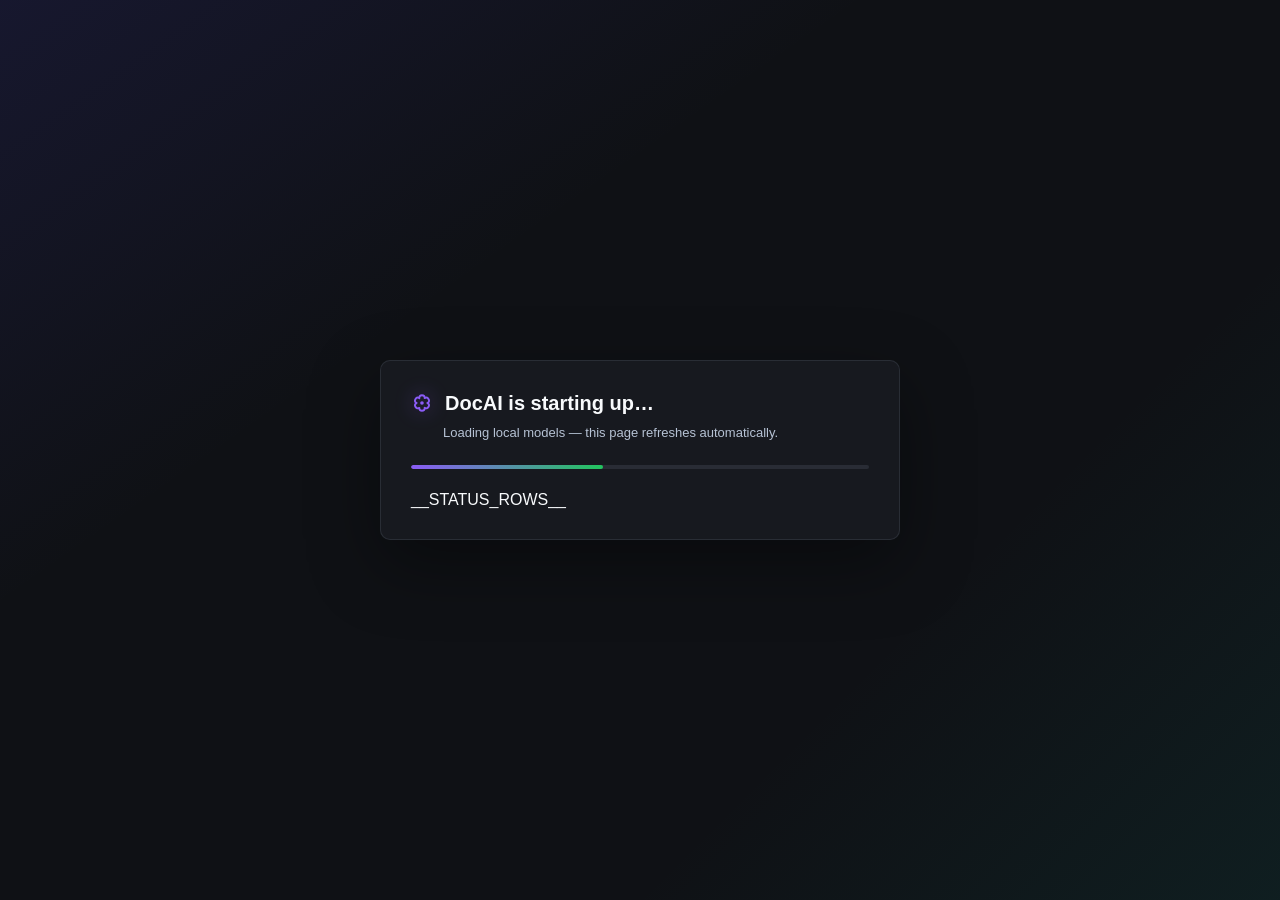
<file: Doc_Intelligent_App/frontend/startup.html>
<!doctype html>
<html lang="en">
<head>
<meta charset="UTF-8" />
<meta http-equiv="refresh" content="2" />
<title>DocAI — starting up</title>
<style>
  * { box-sizing: border-box; }
  body {
    min-height: 100vh;
    margin: 0;
    display: flex;
    align-items: center;
    justify-content: center;
    padding: 24px;
    font-family: -apple-system, BlinkMacSystemFont, "Segoe UI", Helvetica, Arial, sans-serif;
    color: #f8fafc;
    background:
      linear-gradient(145deg, rgba(79,70,229,0.12), transparent 34%),
      linear-gradient(315deg, rgba(20,184,166,0.08), transparent 30%),
      #0f1115;
  }
  .card {
    width: min(520px, 100%);
    padding: 30px;
    border: 1px solid rgba(148,163,184,0.14);
    border-radius: 10px;
    background: rgba(24,27,33,0.92);
    box-shadow: 0 24px 70px rgba(0,0,0,0.38);
  }
  .title { display: flex; align-items: center; gap: 12px; margin: 0 0 8px; }
  h1 { font-size: 20px; line-height: 1.2; margin: 0; font-weight: 750; }
  .app-icon {
    display: inline-flex;
    align-items: center;
    justify-content: center;
    width: 22px;
    height: 22px;
    color: #8b5cf6;
    flex: 0 0 auto;
    filter: drop-shadow(0 0 10px rgba(139,92,246,0.48));
    animation: icon-spin 3.2s linear infinite, icon-glow 1.4s ease-in-out infinite;
  }
  .app-icon svg {
    display: block;
  }
  p.hint { font-size: 13px; line-height: 1.5; color: #b6c2d4; margin: 0 0 22px 32px; }
  .loader {
    position: relative;
    height: 4px;
    margin: 0 0 22px;
    overflow: hidden;
    border-radius: 999px;
    background: rgba(148,163,184,0.14);
  }
  .loader::before {
    content: "";
    position: absolute;
    inset: 0;
    width: 42%;
    border-radius: inherit;
    background: linear-gradient(90deg, #8b5cf6, #22c55e);
    animation: load-slide 1.35s ease-in-out infinite;
  }
  .status-list { display: grid; gap: 2px; }
  .row {
    display: grid;
    grid-template-columns: 10px minmax(86px, 0.42fr) minmax(0, 1fr);
    align-items: center;
    gap: 12px;
    min-height: 38px;
    padding: 8px 0;
    border-top: 1px solid rgba(148,163,184,0.1);
    font-size: 13px;
  }
  .row:first-child { border-top: 0; }
  .component { color: #f8fafc; font-weight: 650; }
  .detail { color: #9aa8bd; text-align: right; overflow-wrap: anywhere; }
  .dot { width: 9px; height: 9px; border-radius: 50%; flex-shrink: 0; }
  .row.ok .dot { background: #3ecf8e; box-shadow: 0 0 10px rgba(62,207,142,0.45); }
  .row.pending .dot { background: #f5a623; box-shadow: 0 0 10px rgba(245,166,35,0.35); animation: pulse 1.2s ease-in-out infinite; }
  @media (max-width: 520px) {
    .card { padding: 24px; }
    .row { grid-template-columns: 10px 1fr; gap: 10px; }
    .detail { grid-column: 2; text-align: left; }
    p.hint { margin-left: 32px; }
  }
  @keyframes icon-spin { to { transform: rotate(360deg); } }
  @keyframes icon-glow { 0%, 100% { opacity: 1; } 50% { opacity: 0.62; } }
  @keyframes load-slide { 0% { transform: translateX(-110%); } 100% { transform: translateX(250%); } }
  @keyframes pulse { 0%, 100% { opacity: 1; } 50% { opacity: 0.35; } }
</style>
</head>
<body>
  <div class="card">
    <div class="title">
      <span class="app-icon" aria-hidden="true">
        <svg width="22" height="22" viewBox="0 0 24 24" fill="none">
          <path d="M12 3.5c2 0 3.1 1.2 2.9 3.2 1.7-1 3.3-.6 4.3 1.1 1 1.8.5 3.4-1.3 4.2 1.8.8 2.3 2.4 1.3 4.2-1 1.7-2.6 2.1-4.3 1.1.2 2-.9 3.2-2.9 3.2s-3.1-1.2-2.9-3.2c-1.7 1-3.3.6-4.3-1.1-1-1.8-.5-3.4 1.3-4.2-1.8-.8-2.3-2.4-1.3-4.2 1-1.7 2.6-2.1 4.3-1.1C8.9 4.7 10 3.5 12 3.5Z" stroke="currentColor" stroke-width="2.1" stroke-linecap="round" stroke-linejoin="round"/>
          <circle cx="12" cy="12" r="2" fill="currentColor"/>
        </svg>
      </span>
      <h1>DocAI is starting up…</h1>
    </div>
    <p class="hint">Loading local models — this page refreshes automatically.</p>
    <div class="loader" aria-hidden="true"></div>
    <div class="status-list">__STATUS_ROWS__</div>
  </div>
</body>
</html>
</file>
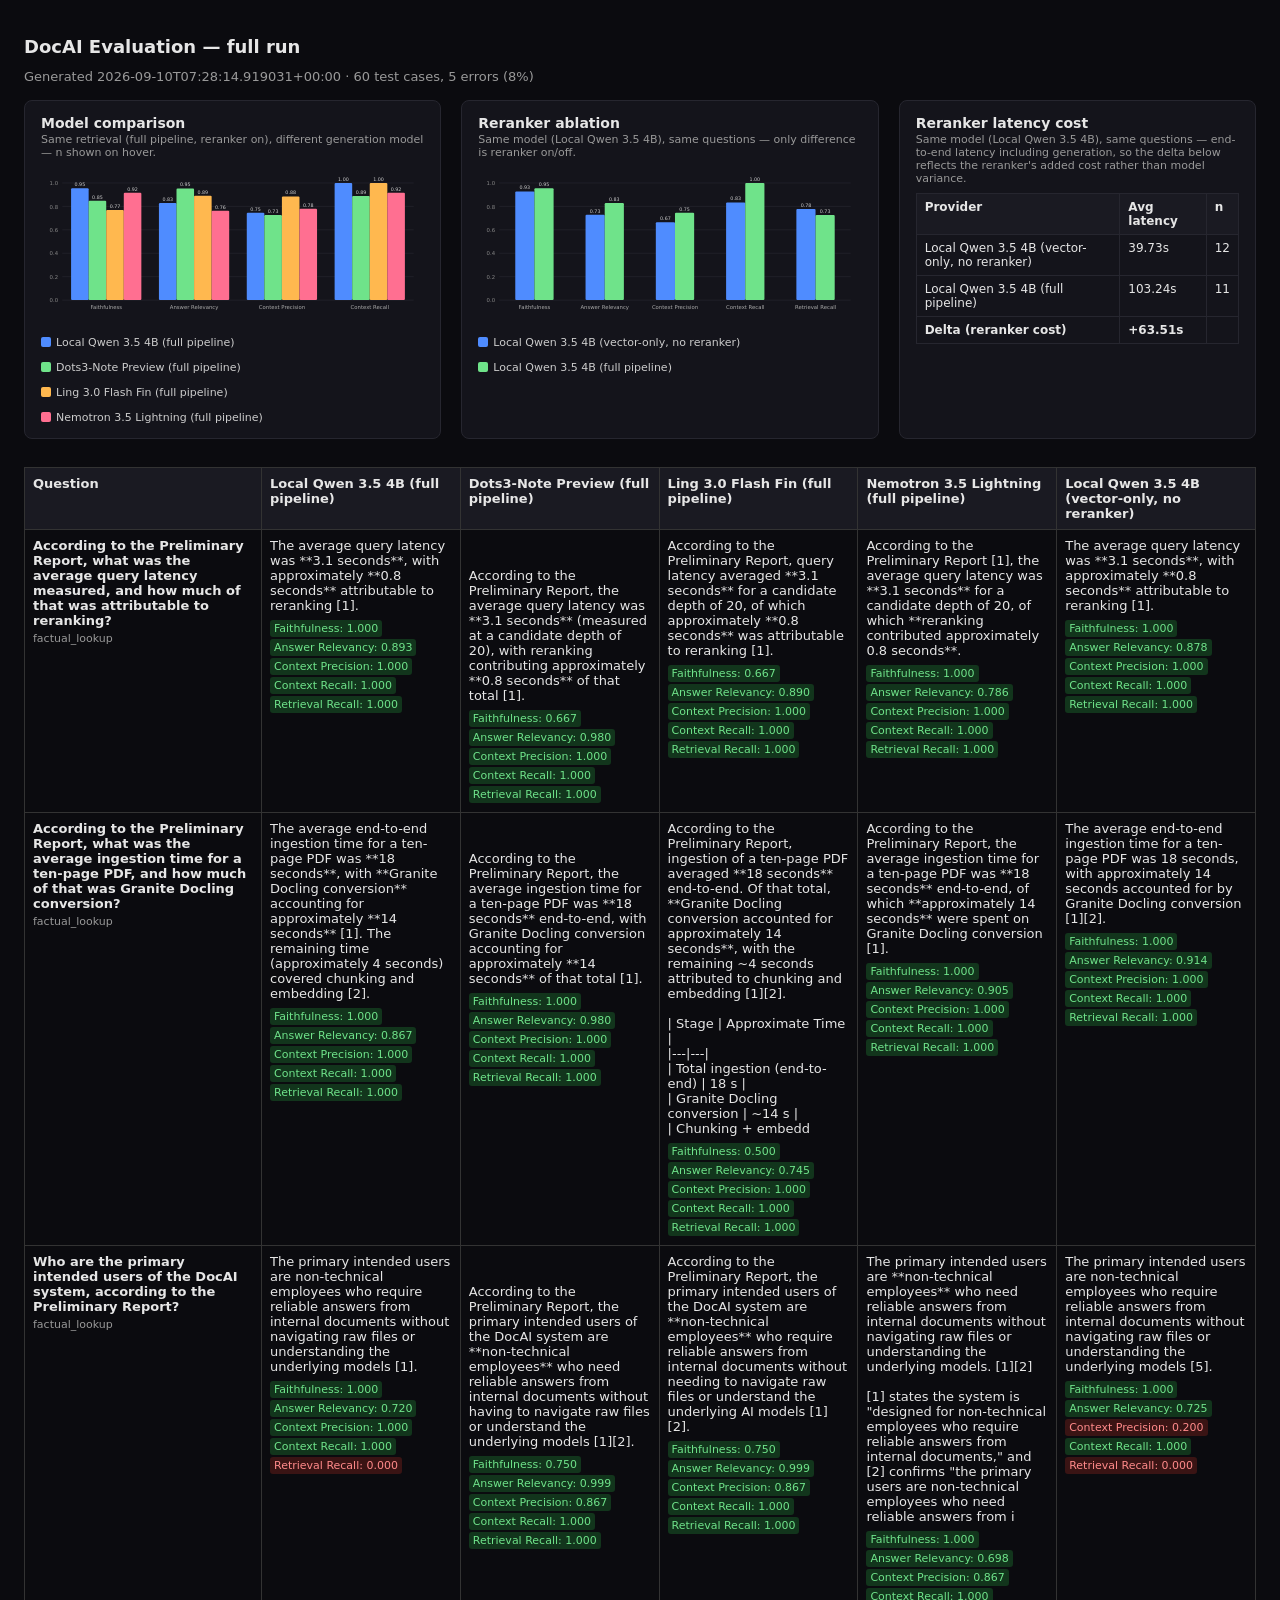
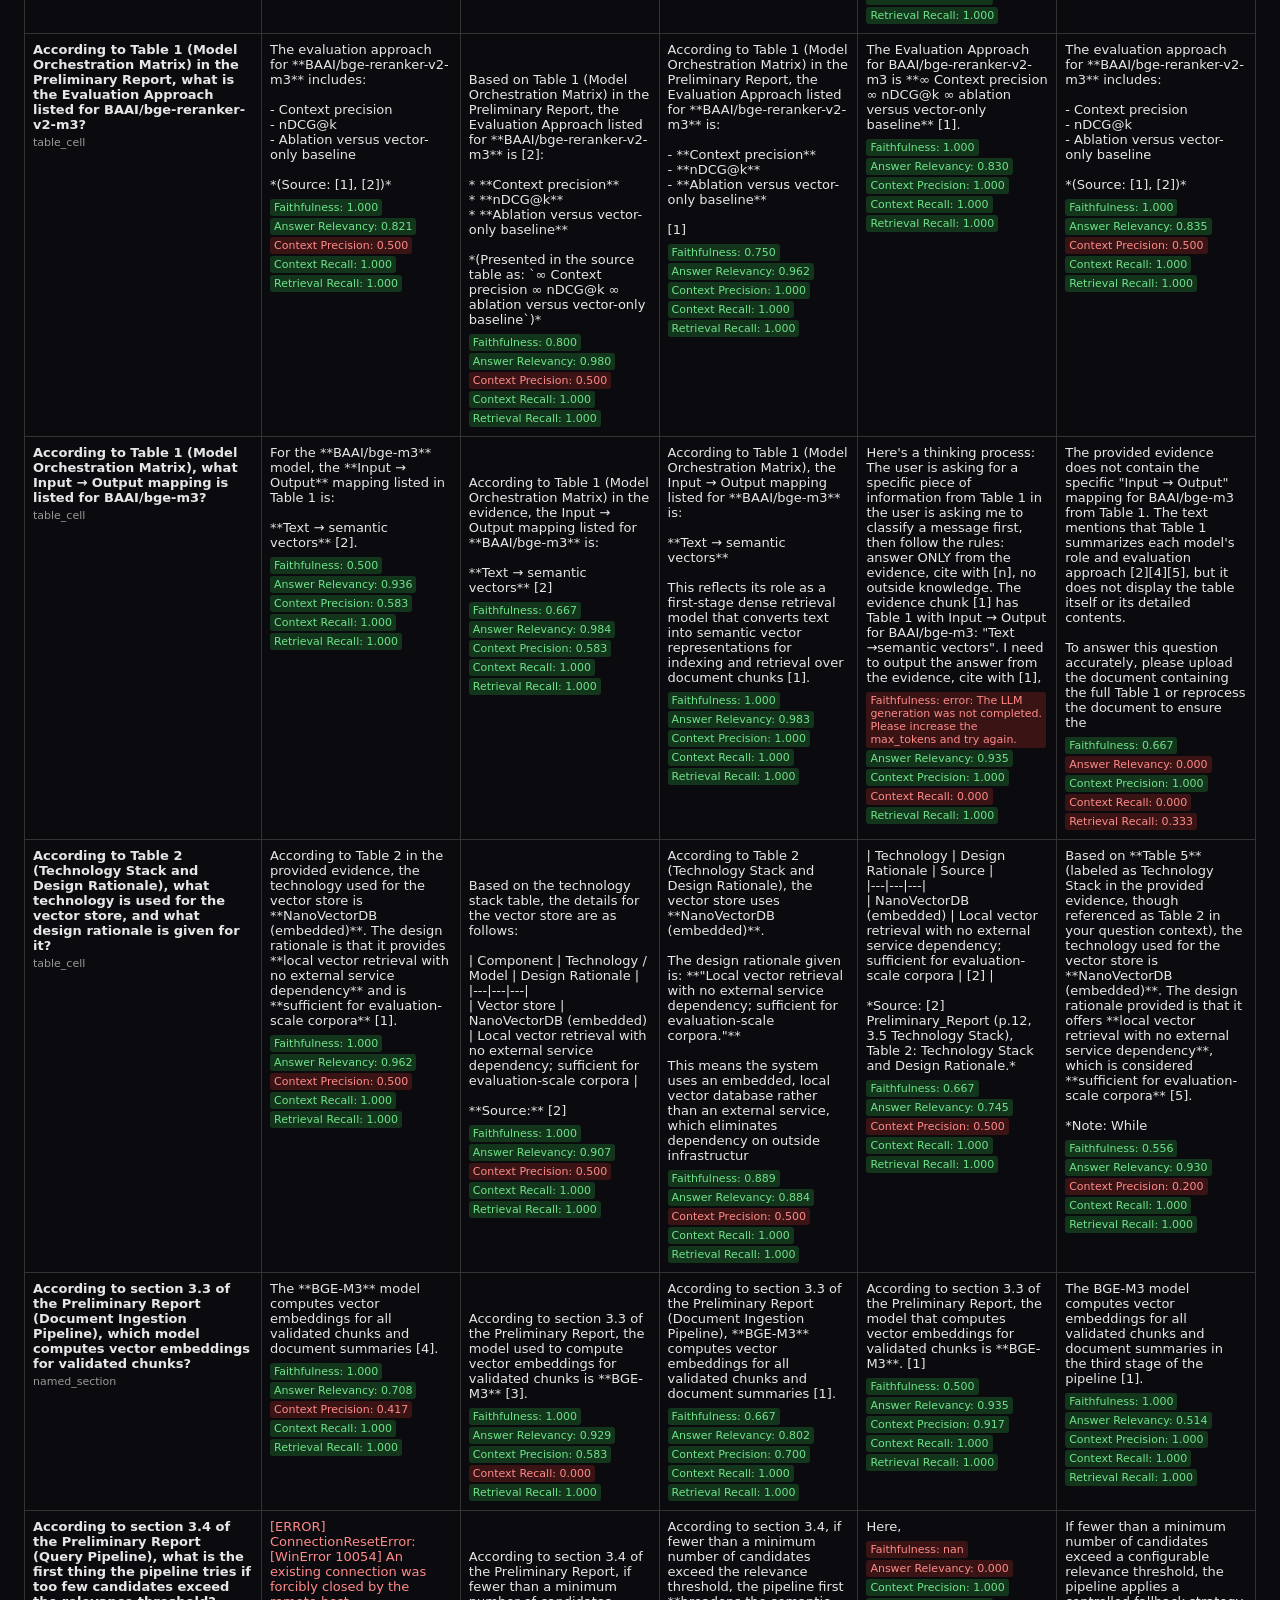
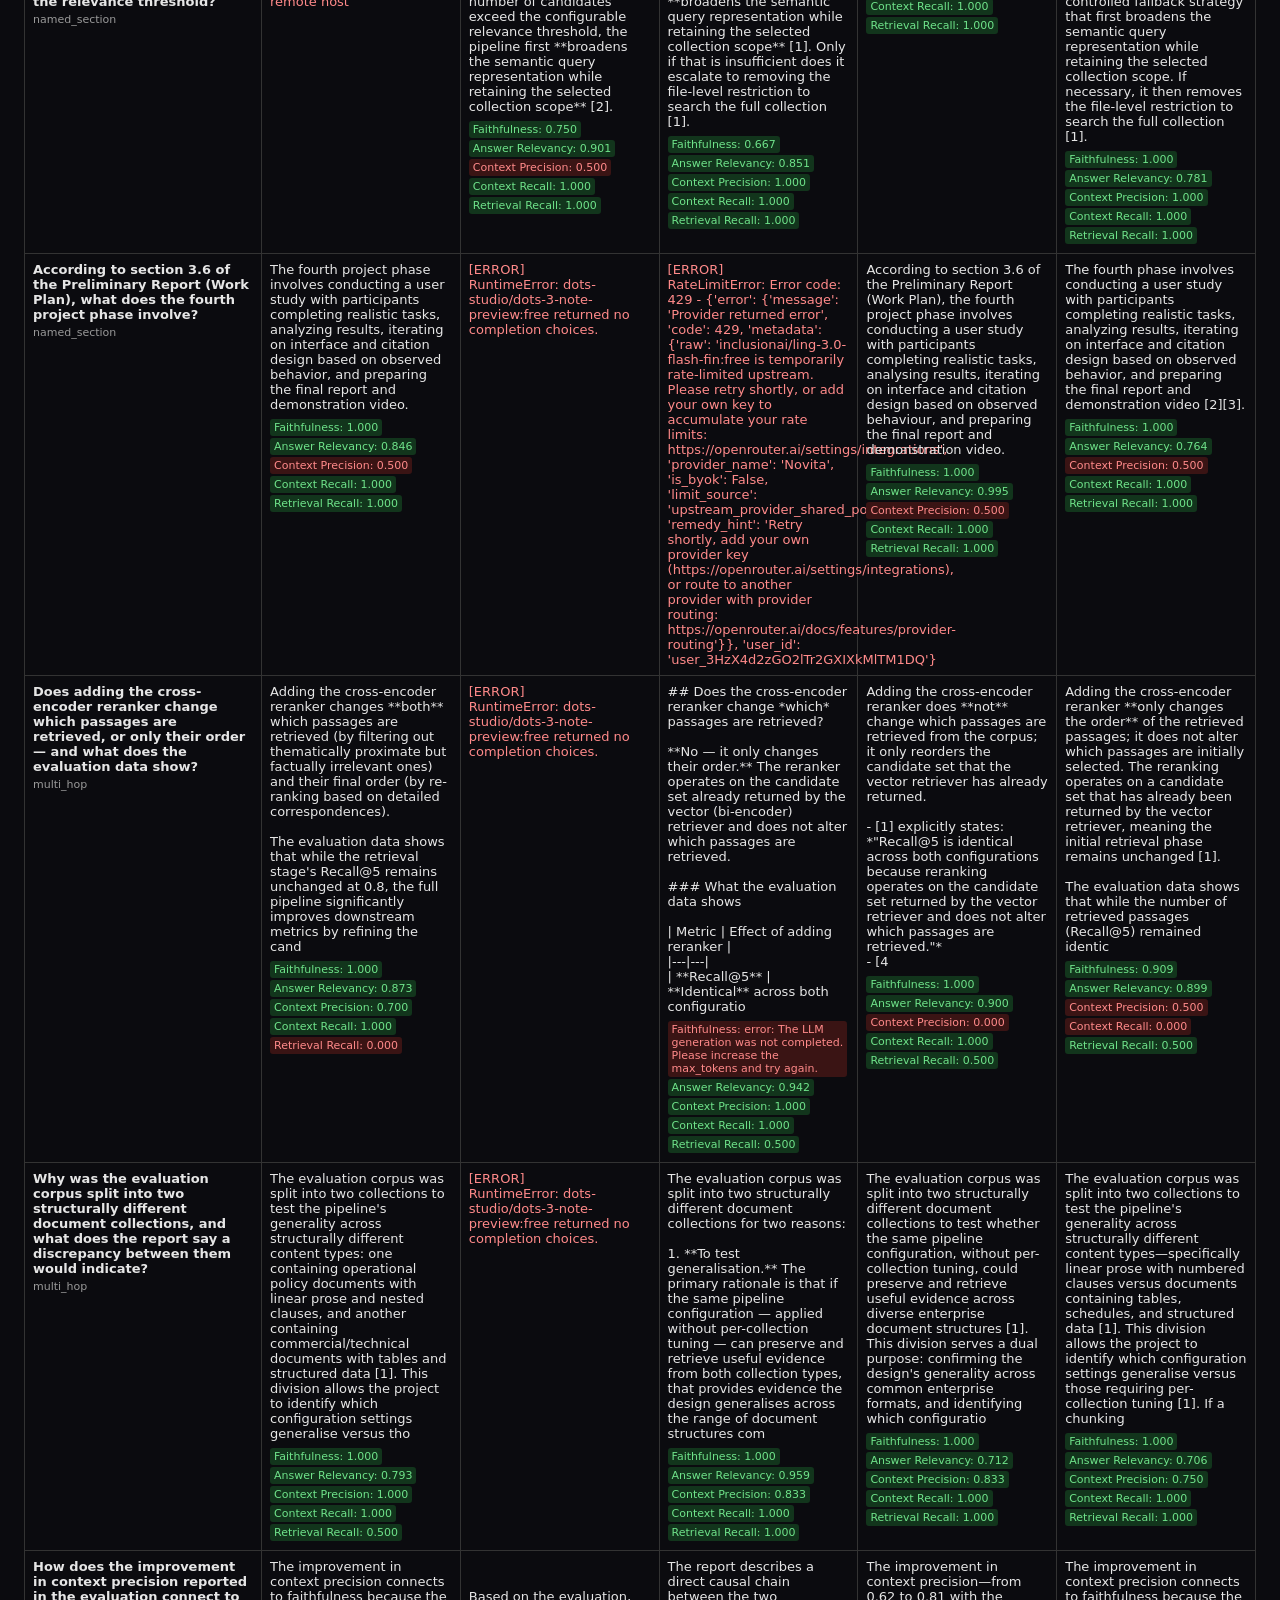
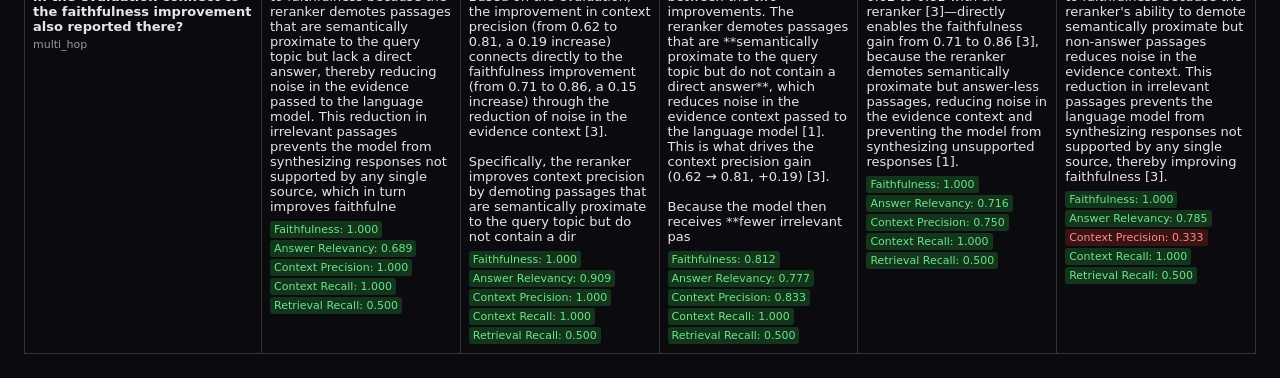
<file: Doc_Intelligent_App/eval/results/results_full.html>
<!doctype html>
<html><head><meta charset="utf-8"><title>DocAI Evaluation — full</title>
<script>
  // Runs before first paint, same pattern as the main app's index.html —
  // set from the parent app's own data-theme when embedded in the
  // Evaluation iframe (app.js appends ?theme=... to the frame src), so this
  // page stops being permanently dark regardless of the app's own theme.
  // Opened directly with no query string (its original standalone use),
  // it still defaults to dark exactly as before.
  (function () {
    var theme = new URLSearchParams(location.search).get('theme') === 'light' ? 'light' : 'dark';
    document.documentElement.setAttribute('data-theme', theme);
  })();
</script>
<style>
:root {
  --bg: #0b0b0f; --text: #e6e6e6; --muted: #999; --border: #333; --th-bg: #1a1a22;
  --pass-bg: #12351c; --pass-text: #6fe38a; --fail-bg: #3a1414; --fail-text: #ff8a8a;
  --chart-bg: #14141b; --chart-border: #26262f; --legend-text: #ccc;
  --grid-stroke: #2a2a33; --axis-text: #888; --bar-value: #ccc; --group-label: #aaa; --na-label: #555;
}
:root[data-theme="light"] {
  --bg: #f7f8fa; --text: #16182c; --muted: #6b7280; --border: #e2e5eb; --th-bg: #eef0f5;
  --pass-bg: #e2f7e6; --pass-text: #1f9d55; --fail-bg: #fbe5e5; --fail-text: #c9372c;
  --chart-bg: #ffffff; --chart-border: #e2e5eb; --legend-text: #374151;
  --grid-stroke: #dfe3ea; --axis-text: #6b7280; --bar-value: #16182c; --group-label: #4b5563; --na-label: #9ca3af;
}
body { font: 13px system-ui, sans-serif; background: var(--bg); color: var(--text); margin: 0; padding: 24px; }
h1 { font-size: 18px; }
h3 { font-size: 14px; margin: 0 0 2px; }
.meta { color: var(--muted); margin-bottom: 16px; }
table { border-collapse: collapse; width: 100%; table-layout: fixed; }
th, td { border: 1px solid var(--border); padding: 8px; vertical-align: top; text-align: left; }
th { background: var(--th-bg); position: sticky; top: 0; }
.qcell { width: 220px; }
.cat { color: var(--muted); font-size: 11px; margin-top: 4px; }
.answer { margin-bottom: 6px; white-space: pre-wrap; }
.score { font-size: 11px; padding: 2px 4px; border-radius: 3px; display: inline-block; margin: 1px 2px 1px 0; }
.pass { background: var(--pass-bg); color: var(--pass-text); }
.fail { background: var(--fail-bg); color: var(--fail-text); }
.err { color: var(--fail-text); }
.charts { display: flex; flex-wrap: wrap; gap: 20px; margin-bottom: 28px; }
.chart-block { background: var(--chart-bg); border: 1px solid var(--chart-border); border-radius: 8px; padding: 14px 16px; flex: 1 1 380px; }
.chart-subtitle { color: var(--muted); font-size: 11px; margin-bottom: 8px; }
.legend { display: flex; flex-wrap: wrap; gap: 12px; margin-top: 6px; font-size: 11px; color: var(--legend-text); }
.legend-item { display: flex; align-items: center; gap: 5px; }
.swatch { width: 10px; height: 10px; border-radius: 2px; display: inline-block; }
.latency-block { flex: 1 1 320px; }
.latency-table { width: 100%; table-layout: auto; margin-top: 8px; }
.latency-table th, .latency-table td { border: 1px solid var(--chart-border); padding: 6px 8px; font-size: 12px; }
.latency-table th { background: var(--th-bg); position: static; }
.grid-line { stroke: var(--grid-stroke); }
.axis-label { fill: var(--axis-text); }
.bar-value { fill: var(--bar-value); }
.group-label { fill: var(--group-label); }
.na-label { fill: var(--na-label); }
</style></head>
<body>
<h1>DocAI Evaluation — full run</h1>
<div class="meta">
  Generated 2026-09-10T07:28:14.919031+00:00 &middot;
  60 test cases, 5 errors (8%)
</div>
<div class="charts"><div class="chart-block"><h3>Model comparison</h3><div class="chart-subtitle">Same retrieval (full pipeline, reranker on), different generation model — n shown on hover.</div><svg viewBox="0 0 720 300" width="100%" style="max-width:720px"><line class="grid-line" x1="40" y1="250.0" x2="700" y2="250.0" stroke="#2a2a33" stroke-width="1"/><text class="axis-label" x="32" y="254.0" font-size="10" fill="#888" text-anchor="end">0.0</text><line class="grid-line" x1="40" y1="206.0" x2="700" y2="206.0" stroke="#2a2a33" stroke-width="1"/><text class="axis-label" x="32" y="210.0" font-size="10" fill="#888" text-anchor="end">0.2</text><line class="grid-line" x1="40" y1="162.0" x2="700" y2="162.0" stroke="#2a2a33" stroke-width="1"/><text class="axis-label" x="32" y="166.0" font-size="10" fill="#888" text-anchor="end">0.4</text><line class="grid-line" x1="40" y1="118.0" x2="700" y2="118.0" stroke="#2a2a33" stroke-width="1"/><text class="axis-label" x="32" y="122.0" font-size="10" fill="#888" text-anchor="end">0.6</text><line class="grid-line" x1="40" y1="74.0" x2="700" y2="74.0" stroke="#2a2a33" stroke-width="1"/><text class="axis-label" x="32" y="78.0" font-size="10" fill="#888" text-anchor="end">0.8</text><line class="grid-line" x1="40" y1="30.0" x2="700" y2="30.0" stroke="#2a2a33" stroke-width="1"/><text class="axis-label" x="32" y="34.0" font-size="10" fill="#888" text-anchor="end">1.0</text><rect x="56.5" y="40.0" width="33.0" height="210.0" fill="#4f8cff" rx="2"><title>Local Qwen 3.5 4B (full pipeline) — Faithfulness: 0.95 (n=11)</title></rect><text class="bar-value" x="73.0" y="36.0" font-size="9" fill="#ccc" text-anchor="middle">0.95</text><rect x="89.5" y="63.4" width="33.0" height="186.6" fill="#6fe38a" rx="2"><title>Dots3-Note Preview (full pipeline) — Faithfulness: 0.85 (n=9)</title></rect><text class="bar-value" x="106.0" y="59.4" font-size="9" fill="#ccc" text-anchor="middle">0.85</text><rect x="122.5" y="80.6" width="33.0" height="169.4" fill="#ffb84f" rx="2"><title>Ling 3.0 Flash Fin (full pipeline) — Faithfulness: 0.77 (n=10)</title></rect><text class="bar-value" x="139.0" y="76.6" font-size="9" fill="#ccc" text-anchor="middle">0.77</text><rect x="155.5" y="48.3" width="33.0" height="201.7" fill="#ff6f91" rx="2"><title>Nemotron 3.5 Lightning (full pipeline) — Faithfulness: 0.92 (n=10)</title></rect><text class="bar-value" x="172.0" y="44.3" font-size="9" fill="#ccc" text-anchor="middle">0.92</text><text class="group-label" x="122.5" y="266.0" font-size="10" fill="#aaa" text-anchor="middle">Faithfulness</text><rect x="221.5" y="67.8" width="33.0" height="182.2" fill="#4f8cff" rx="2"><title>Local Qwen 3.5 4B (full pipeline) — Answer Relevancy: 0.83 (n=11)</title></rect><text class="bar-value" x="238.0" y="63.8" font-size="9" fill="#ccc" text-anchor="middle">0.83</text><rect x="254.5" y="40.5" width="33.0" height="209.5" fill="#6fe38a" rx="2"><title>Dots3-Note Preview (full pipeline) — Answer Relevancy: 0.95 (n=9)</title></rect><text class="bar-value" x="271.0" y="36.5" font-size="9" fill="#ccc" text-anchor="middle">0.95</text><rect x="287.5" y="54.1" width="33.0" height="195.9" fill="#ffb84f" rx="2"><title>Ling 3.0 Flash Fin (full pipeline) — Answer Relevancy: 0.89 (n=11)</title></rect><text class="bar-value" x="304.0" y="50.1" font-size="9" fill="#ccc" text-anchor="middle">0.89</text><rect x="320.5" y="82.1" width="33.0" height="167.9" fill="#ff6f91" rx="2"><title>Nemotron 3.5 Lightning (full pipeline) — Answer Relevancy: 0.76 (n=12)</title></rect><text class="bar-value" x="337.0" y="78.1" font-size="9" fill="#ccc" text-anchor="middle">0.76</text><text class="group-label" x="287.5" y="266.0" font-size="10" fill="#aaa" text-anchor="middle">Answer Relevancy</text><rect x="386.5" y="86.0" width="33.0" height="164.0" fill="#4f8cff" rx="2"><title>Local Qwen 3.5 4B (full pipeline) — Context Precision: 0.75 (n=11)</title></rect><text class="bar-value" x="403.0" y="82.0" font-size="9" fill="#ccc" text-anchor="middle">0.75</text><rect x="419.5" y="90.3" width="33.0" height="159.7" fill="#6fe38a" rx="2"><title>Dots3-Note Preview (full pipeline) — Context Precision: 0.73 (n=9)</title></rect><text class="bar-value" x="436.0" y="86.3" font-size="9" fill="#ccc" text-anchor="middle">0.73</text><rect x="452.5" y="55.3" width="33.0" height="194.7" fill="#ffb84f" rx="2"><title>Ling 3.0 Flash Fin (full pipeline) — Context Precision: 0.88 (n=11)</title></rect><text class="bar-value" x="469.0" y="51.3" font-size="9" fill="#ccc" text-anchor="middle">0.88</text><rect x="485.5" y="78.3" width="33.0" height="171.7" fill="#ff6f91" rx="2"><title>Nemotron 3.5 Lightning (full pipeline) — Context Precision: 0.78 (n=12)</title></rect><text class="bar-value" x="502.0" y="74.3" font-size="9" fill="#ccc" text-anchor="middle">0.78</text><text class="group-label" x="452.5" y="266.0" font-size="10" fill="#aaa" text-anchor="middle">Context Precision</text><rect x="551.5" y="30.0" width="33.0" height="220.0" fill="#4f8cff" rx="2"><title>Local Qwen 3.5 4B (full pipeline) — Context Recall: 1.00 (n=11)</title></rect><text class="bar-value" x="568.0" y="26.0" font-size="9" fill="#ccc" text-anchor="middle">1.00</text><rect x="584.5" y="54.4" width="33.0" height="195.6" fill="#6fe38a" rx="2"><title>Dots3-Note Preview (full pipeline) — Context Recall: 0.89 (n=9)</title></rect><text class="bar-value" x="601.0" y="50.4" font-size="9" fill="#ccc" text-anchor="middle">0.89</text><rect x="617.5" y="30.0" width="33.0" height="220.0" fill="#ffb84f" rx="2"><title>Ling 3.0 Flash Fin (full pipeline) — Context Recall: 1.00 (n=11)</title></rect><text class="bar-value" x="634.0" y="26.0" font-size="9" fill="#ccc" text-anchor="middle">1.00</text><rect x="650.5" y="48.3" width="33.0" height="201.7" fill="#ff6f91" rx="2"><title>Nemotron 3.5 Lightning (full pipeline) — Context Recall: 0.92 (n=12)</title></rect><text class="bar-value" x="667.0" y="44.3" font-size="9" fill="#ccc" text-anchor="middle">0.92</text><text class="group-label" x="617.5" y="266.0" font-size="10" fill="#aaa" text-anchor="middle">Context Recall</text></svg><div class="legend"><span class="legend-item"><span class="swatch" style="background:#4f8cff"></span>Local Qwen 3.5 4B (full pipeline)</span><span class="legend-item"><span class="swatch" style="background:#6fe38a"></span>Dots3-Note Preview (full pipeline)</span><span class="legend-item"><span class="swatch" style="background:#ffb84f"></span>Ling 3.0 Flash Fin (full pipeline)</span><span class="legend-item"><span class="swatch" style="background:#ff6f91"></span>Nemotron 3.5 Lightning (full pipeline)</span></div></div><div class="chart-block"><h3>Reranker ablation</h3><div class="chart-subtitle">Same model (Local Qwen 3.5 4B), same questions — only difference is reranker on/off.</div><svg viewBox="0 0 720 300" width="100%" style="max-width:720px"><line class="grid-line" x1="40" y1="250.0" x2="700" y2="250.0" stroke="#2a2a33" stroke-width="1"/><text class="axis-label" x="32" y="254.0" font-size="10" fill="#888" text-anchor="end">0.0</text><line class="grid-line" x1="40" y1="206.0" x2="700" y2="206.0" stroke="#2a2a33" stroke-width="1"/><text class="axis-label" x="32" y="210.0" font-size="10" fill="#888" text-anchor="end">0.2</text><line class="grid-line" x1="40" y1="162.0" x2="700" y2="162.0" stroke="#2a2a33" stroke-width="1"/><text class="axis-label" x="32" y="166.0" font-size="10" fill="#888" text-anchor="end">0.4</text><line class="grid-line" x1="40" y1="118.0" x2="700" y2="118.0" stroke="#2a2a33" stroke-width="1"/><text class="axis-label" x="32" y="122.0" font-size="10" fill="#888" text-anchor="end">0.6</text><line class="grid-line" x1="40" y1="74.0" x2="700" y2="74.0" stroke="#2a2a33" stroke-width="1"/><text class="axis-label" x="32" y="78.0" font-size="10" fill="#888" text-anchor="end">0.8</text><line class="grid-line" x1="40" y1="30.0" x2="700" y2="30.0" stroke="#2a2a33" stroke-width="1"/><text class="axis-label" x="32" y="34.0" font-size="10" fill="#888" text-anchor="end">1.0</text><rect x="70.0" y="45.9" width="36.0" height="204.1" fill="#4f8cff" rx="2"><title>Local Qwen 3.5 4B (vector-only, no reranker) — Faithfulness: 0.93 (n=12)</title></rect><text class="bar-value" x="88.0" y="41.9" font-size="9" fill="#ccc" text-anchor="middle">0.93</text><rect x="106.0" y="40.0" width="36.0" height="210.0" fill="#6fe38a" rx="2"><title>Local Qwen 3.5 4B (full pipeline) — Faithfulness: 0.95 (n=11)</title></rect><text class="bar-value" x="124.0" y="36.0" font-size="9" fill="#ccc" text-anchor="middle">0.95</text><text class="group-label" x="106.0" y="266.0" font-size="10" fill="#aaa" text-anchor="middle">Faithfulness</text><rect x="202.0" y="89.9" width="36.0" height="160.1" fill="#4f8cff" rx="2"><title>Local Qwen 3.5 4B (vector-only, no reranker) — Answer Relevancy: 0.73 (n=12)</title></rect><text class="bar-value" x="220.0" y="85.9" font-size="9" fill="#ccc" text-anchor="middle">0.73</text><rect x="238.0" y="67.8" width="36.0" height="182.2" fill="#6fe38a" rx="2"><title>Local Qwen 3.5 4B (full pipeline) — Answer Relevancy: 0.83 (n=11)</title></rect><text class="bar-value" x="256.0" y="63.8" font-size="9" fill="#ccc" text-anchor="middle">0.83</text><text class="group-label" x="238.0" y="266.0" font-size="10" fill="#aaa" text-anchor="middle">Answer Relevancy</text><rect x="334.0" y="103.6" width="36.0" height="146.4" fill="#4f8cff" rx="2"><title>Local Qwen 3.5 4B (vector-only, no reranker) — Context Precision: 0.67 (n=12)</title></rect><text class="bar-value" x="352.0" y="99.6" font-size="9" fill="#ccc" text-anchor="middle">0.67</text><rect x="370.0" y="86.0" width="36.0" height="164.0" fill="#6fe38a" rx="2"><title>Local Qwen 3.5 4B (full pipeline) — Context Precision: 0.75 (n=11)</title></rect><text class="bar-value" x="388.0" y="82.0" font-size="9" fill="#ccc" text-anchor="middle">0.75</text><text class="group-label" x="370.0" y="266.0" font-size="10" fill="#aaa" text-anchor="middle">Context Precision</text><rect x="466.0" y="66.7" width="36.0" height="183.3" fill="#4f8cff" rx="2"><title>Local Qwen 3.5 4B (vector-only, no reranker) — Context Recall: 0.83 (n=12)</title></rect><text class="bar-value" x="484.0" y="62.7" font-size="9" fill="#ccc" text-anchor="middle">0.83</text><rect x="502.0" y="30.0" width="36.0" height="220.0" fill="#6fe38a" rx="2"><title>Local Qwen 3.5 4B (full pipeline) — Context Recall: 1.00 (n=11)</title></rect><text class="bar-value" x="520.0" y="26.0" font-size="9" fill="#ccc" text-anchor="middle">1.00</text><text class="group-label" x="502.0" y="266.0" font-size="10" fill="#aaa" text-anchor="middle">Context Recall</text><rect x="598.0" y="78.9" width="36.0" height="171.1" fill="#4f8cff" rx="2"><title>Local Qwen 3.5 4B (vector-only, no reranker) — Retrieval Recall: 0.78 (n=12)</title></rect><text class="bar-value" x="616.0" y="74.9" font-size="9" fill="#ccc" text-anchor="middle">0.78</text><rect x="634.0" y="90.0" width="36.0" height="160.0" fill="#6fe38a" rx="2"><title>Local Qwen 3.5 4B (full pipeline) — Retrieval Recall: 0.73 (n=11)</title></rect><text class="bar-value" x="652.0" y="86.0" font-size="9" fill="#ccc" text-anchor="middle">0.73</text><text class="group-label" x="634.0" y="266.0" font-size="10" fill="#aaa" text-anchor="middle">Retrieval Recall</text></svg><div class="legend"><span class="legend-item"><span class="swatch" style="background:#4f8cff"></span>Local Qwen 3.5 4B (vector-only, no reranker)</span><span class="legend-item"><span class="swatch" style="background:#6fe38a"></span>Local Qwen 3.5 4B (full pipeline)</span></div></div><div class="chart-block latency-block"><h3>Reranker latency cost</h3><div class="chart-subtitle">Same model (Local Qwen 3.5 4B), same questions — end-to-end latency including generation, so the delta below reflects the reranker's added cost rather than model variance.</div><table class="latency-table"><tr><th>Provider</th><th>Avg latency</th><th>n</th></tr><tr><td>Local Qwen 3.5 4B (vector-only, no reranker)</td><td>39.73s</td><td>12</td></tr><tr><td>Local Qwen 3.5 4B (full pipeline)</td><td>103.24s</td><td>11</td></tr><tr><td><b>Delta (reranker cost)</b></td><td><b>+63.51s</b></td><td></td></tr></table></div></div>
<table>
<tr><th class="qcell">Question</th><th>Local Qwen 3.5 4B (full pipeline)</th><th>Dots3-Note Preview (full pipeline)</th><th>Ling 3.0 Flash Fin (full pipeline)</th><th>Nemotron 3.5 Lightning (full pipeline)</th><th>Local Qwen 3.5 4B (vector-only, no reranker)</th></tr>
<tr><td class="qcell"><b>According to the Preliminary Report, what was the average query latency measured, and how much of that was attributable to reranking?</b><div class="cat">factual_lookup</div></td><td><div class="cell"><div class="answer">The average query latency was **3.1 seconds**, with approximately **0.8 seconds** attributable to reranking [1].</div><div class="score pass">Faithfulness: 1.000</div><div class="score pass">Answer Relevancy: 0.893</div><div class="score pass">Context Precision: 1.000</div><div class="score pass">Context Recall: 1.000</div><div class="score pass">Retrieval Recall: 1.000</div></div></td><td><div class="cell"><div class="answer">

According to the Preliminary Report, the average query latency was **3.1 seconds** (measured at a candidate depth of 20), with reranking contributing approximately **0.8 seconds** of that total [1].</div><div class="score pass">Faithfulness: 0.667</div><div class="score pass">Answer Relevancy: 0.980</div><div class="score pass">Context Precision: 1.000</div><div class="score pass">Context Recall: 1.000</div><div class="score pass">Retrieval Recall: 1.000</div></div></td><td><div class="cell"><div class="answer">According to the Preliminary Report, query latency averaged **3.1 seconds** for a candidate depth of 20, of which approximately **0.8 seconds** was attributable to reranking [1].</div><div class="score pass">Faithfulness: 0.667</div><div class="score pass">Answer Relevancy: 0.890</div><div class="score pass">Context Precision: 1.000</div><div class="score pass">Context Recall: 1.000</div><div class="score pass">Retrieval Recall: 1.000</div></div></td><td><div class="cell"><div class="answer">According to the Preliminary Report [1], the average query latency was **3.1 seconds** for a candidate depth of 20, of which **reranking contributed approximately 0.8 seconds**.</div><div class="score pass">Faithfulness: 1.000</div><div class="score pass">Answer Relevancy: 0.786</div><div class="score pass">Context Precision: 1.000</div><div class="score pass">Context Recall: 1.000</div><div class="score pass">Retrieval Recall: 1.000</div></div></td><td><div class="cell"><div class="answer">The average query latency was **3.1 seconds**, with approximately **0.8 seconds** attributable to reranking [1].</div><div class="score pass">Faithfulness: 1.000</div><div class="score pass">Answer Relevancy: 0.878</div><div class="score pass">Context Precision: 1.000</div><div class="score pass">Context Recall: 1.000</div><div class="score pass">Retrieval Recall: 1.000</div></div></td></tr><tr><td class="qcell"><b>According to the Preliminary Report, what was the average ingestion time for a ten-page PDF, and how much of that was Granite Docling conversion?</b><div class="cat">factual_lookup</div></td><td><div class="cell"><div class="answer">The average end-to-end ingestion time for a ten-page PDF was **18 seconds**, with **Granite Docling conversion** accounting for approximately **14 seconds** [1]. The remaining time (approximately 4 seconds) covered chunking and embedding [2].</div><div class="score pass">Faithfulness: 1.000</div><div class="score pass">Answer Relevancy: 0.867</div><div class="score pass">Context Precision: 1.000</div><div class="score pass">Context Recall: 1.000</div><div class="score pass">Retrieval Recall: 1.000</div></div></td><td><div class="cell"><div class="answer">

According to the Preliminary Report, the average ingestion time for a ten-page PDF was **18 seconds** end-to-end, with Granite Docling conversion accounting for approximately **14 seconds** of that total [1].</div><div class="score pass">Faithfulness: 1.000</div><div class="score pass">Answer Relevancy: 0.980</div><div class="score pass">Context Precision: 1.000</div><div class="score pass">Context Recall: 1.000</div><div class="score pass">Retrieval Recall: 1.000</div></div></td><td><div class="cell"><div class="answer">According to the Preliminary Report, ingestion of a ten-page PDF averaged **18 seconds** end-to-end. Of that total, **Granite Docling conversion accounted for approximately 14 seconds**, with the remaining ~4 seconds attributed to chunking and embedding [1][2].

| Stage | Approximate Time |
|---|---|
| Total ingestion (end-to-end) | 18 s |
| Granite Docling conversion | ~14 s |
| Chunking + embedd</div><div class="score pass">Faithfulness: 0.500</div><div class="score pass">Answer Relevancy: 0.745</div><div class="score pass">Context Precision: 1.000</div><div class="score pass">Context Recall: 1.000</div><div class="score pass">Retrieval Recall: 1.000</div></div></td><td><div class="cell"><div class="answer">According to the Preliminary Report, the average ingestion time for a ten-page PDF was **18 seconds** end-to-end, of which **approximately 14 seconds** were spent on Granite Docling conversion [1].</div><div class="score pass">Faithfulness: 1.000</div><div class="score pass">Answer Relevancy: 0.905</div><div class="score pass">Context Precision: 1.000</div><div class="score pass">Context Recall: 1.000</div><div class="score pass">Retrieval Recall: 1.000</div></div></td><td><div class="cell"><div class="answer">The average end-to-end ingestion time for a ten-page PDF was 18 seconds, with approximately 14 seconds accounted for by Granite Docling conversion [1][2].</div><div class="score pass">Faithfulness: 1.000</div><div class="score pass">Answer Relevancy: 0.914</div><div class="score pass">Context Precision: 1.000</div><div class="score pass">Context Recall: 1.000</div><div class="score pass">Retrieval Recall: 1.000</div></div></td></tr><tr><td class="qcell"><b>Who are the primary intended users of the DocAI system, according to the Preliminary Report?</b><div class="cat">factual_lookup</div></td><td><div class="cell"><div class="answer">The primary intended users are non-technical employees who require reliable answers from internal documents without navigating raw files or understanding the underlying models [1].</div><div class="score pass">Faithfulness: 1.000</div><div class="score pass">Answer Relevancy: 0.720</div><div class="score pass">Context Precision: 1.000</div><div class="score pass">Context Recall: 1.000</div><div class="score fail">Retrieval Recall: 0.000</div></div></td><td><div class="cell"><div class="answer">

According to the Preliminary Report, the primary intended users of the DocAI system are **non-technical employees** who need reliable answers from internal documents without having to navigate raw files or understand the underlying models [1][2].</div><div class="score pass">Faithfulness: 0.750</div><div class="score pass">Answer Relevancy: 0.999</div><div class="score pass">Context Precision: 0.867</div><div class="score pass">Context Recall: 1.000</div><div class="score pass">Retrieval Recall: 1.000</div></div></td><td><div class="cell"><div class="answer">According to the Preliminary Report, the primary intended users of the DocAI system are **non-technical employees** who require reliable answers from internal documents without needing to navigate raw files or understand the underlying AI models [1][2].</div><div class="score pass">Faithfulness: 0.750</div><div class="score pass">Answer Relevancy: 0.999</div><div class="score pass">Context Precision: 0.867</div><div class="score pass">Context Recall: 1.000</div><div class="score pass">Retrieval Recall: 1.000</div></div></td><td><div class="cell"><div class="answer">The primary intended users are **non-technical employees** who need reliable answers from internal documents without navigating raw files or understanding the underlying models. [1][2]

[1] states the system is &quot;designed for non-technical employees who require reliable answers from internal documents,&quot; and [2] confirms &quot;the primary users are non-technical employees who need reliable answers from i</div><div class="score pass">Faithfulness: 1.000</div><div class="score pass">Answer Relevancy: 0.698</div><div class="score pass">Context Precision: 0.867</div><div class="score pass">Context Recall: 1.000</div><div class="score pass">Retrieval Recall: 1.000</div></div></td><td><div class="cell"><div class="answer">The primary intended users are non-technical employees who require reliable answers from internal documents without navigating raw files or understanding the underlying models [5].</div><div class="score pass">Faithfulness: 1.000</div><div class="score pass">Answer Relevancy: 0.725</div><div class="score fail">Context Precision: 0.200</div><div class="score pass">Context Recall: 1.000</div><div class="score fail">Retrieval Recall: 0.000</div></div></td></tr><tr><td class="qcell"><b>According to Table 1 (Model Orchestration Matrix) in the Preliminary Report, what is the Evaluation Approach listed for BAAI/bge-reranker-v2-m3?</b><div class="cat">table_cell</div></td><td><div class="cell"><div class="answer">The evaluation approach for **BAAI/bge-reranker-v2-m3** includes:

- Context precision  
- nDCG@k  
- Ablation versus vector-only baseline  

*(Source: [1], [2])*</div><div class="score pass">Faithfulness: 1.000</div><div class="score pass">Answer Relevancy: 0.821</div><div class="score fail">Context Precision: 0.500</div><div class="score pass">Context Recall: 1.000</div><div class="score pass">Retrieval Recall: 1.000</div></div></td><td><div class="cell"><div class="answer">

Based on Table 1 (Model Orchestration Matrix) in the Preliminary Report, the Evaluation Approach listed for **BAAI/bge-reranker-v2-m3** is [2]:

* **Context precision**
* **nDCG@k**
* **Ablation versus vector-only baseline**

*(Presented in the source table as: `∞ Context precision ∞ nDCG@k ∞ ablation versus vector-only baseline`)*</div><div class="score pass">Faithfulness: 0.800</div><div class="score pass">Answer Relevancy: 0.980</div><div class="score fail">Context Precision: 0.500</div><div class="score pass">Context Recall: 1.000</div><div class="score pass">Retrieval Recall: 1.000</div></div></td><td><div class="cell"><div class="answer">According to Table 1 (Model Orchestration Matrix) in the Preliminary Report, the Evaluation Approach listed for **BAAI/bge-reranker-v2-m3** is:

- **Context precision**
- **nDCG@k**
- **Ablation versus vector-only baseline**

[1]</div><div class="score pass">Faithfulness: 0.750</div><div class="score pass">Answer Relevancy: 0.962</div><div class="score pass">Context Precision: 1.000</div><div class="score pass">Context Recall: 1.000</div><div class="score pass">Retrieval Recall: 1.000</div></div></td><td><div class="cell"><div class="answer">The Evaluation Approach for BAAI/bge-reranker-v2-m3 is **∞ Context precision ∞ nDCG@k ∞ ablation versus vector-only baseline** [1].</div><div class="score pass">Faithfulness: 1.000</div><div class="score pass">Answer Relevancy: 0.830</div><div class="score pass">Context Precision: 1.000</div><div class="score pass">Context Recall: 1.000</div><div class="score pass">Retrieval Recall: 1.000</div></div></td><td><div class="cell"><div class="answer">The evaluation approach for **BAAI/bge-reranker-v2-m3** includes:

- Context precision  
- nDCG@k  
- Ablation versus vector-only baseline  

*(Source: [1], [2])*</div><div class="score pass">Faithfulness: 1.000</div><div class="score pass">Answer Relevancy: 0.835</div><div class="score fail">Context Precision: 0.500</div><div class="score pass">Context Recall: 1.000</div><div class="score pass">Retrieval Recall: 1.000</div></div></td></tr><tr><td class="qcell"><b>According to Table 1 (Model Orchestration Matrix), what Input → Output mapping is listed for BAAI/bge-m3?</b><div class="cat">table_cell</div></td><td><div class="cell"><div class="answer">For the **BAAI/bge-m3** model, the **Input → Output** mapping listed in Table 1 is:

**Text → semantic vectors** [2].</div><div class="score pass">Faithfulness: 0.500</div><div class="score pass">Answer Relevancy: 0.936</div><div class="score pass">Context Precision: 0.583</div><div class="score pass">Context Recall: 1.000</div><div class="score pass">Retrieval Recall: 1.000</div></div></td><td><div class="cell"><div class="answer">

According to Table 1 (Model Orchestration Matrix) in the evidence, the Input → Output mapping listed for **BAAI/bge-m3** is:

**Text → semantic vectors** [2]</div><div class="score pass">Faithfulness: 0.667</div><div class="score pass">Answer Relevancy: 0.984</div><div class="score pass">Context Precision: 0.583</div><div class="score pass">Context Recall: 1.000</div><div class="score pass">Retrieval Recall: 1.000</div></div></td><td><div class="cell"><div class="answer">According to Table 1 (Model Orchestration Matrix), the Input → Output mapping listed for **BAAI/bge-m3** is:

**Text → semantic vectors**

This reflects its role as a first-stage dense retrieval model that converts text into semantic vector representations for indexing and retrieval over document chunks [1].</div><div class="score pass">Faithfulness: 1.000</div><div class="score pass">Answer Relevancy: 0.983</div><div class="score pass">Context Precision: 1.000</div><div class="score pass">Context Recall: 1.000</div><div class="score pass">Retrieval Recall: 1.000</div></div></td><td><div class="cell"><div class="answer">Here&#x27;s a thinking process: The user is asking for a specific piece of information from Table 1 in the user is asking me to classify a message first, then follow the rules: answer ONLY from the evidence, cite with [n], no outside knowledge. The evidence chunk [1] has Table 1 with Input → Output for BAAI/bge-m3: &quot;Text →semantic vectors&quot;. I need to output the answer from the evidence, cite with [1], </div><div class="score fail">Faithfulness: error: The LLM generation was not completed. Please increase the max_tokens and try again.</div><div class="score pass">Answer Relevancy: 0.935</div><div class="score pass">Context Precision: 1.000</div><div class="score fail">Context Recall: 0.000</div><div class="score pass">Retrieval Recall: 1.000</div></div></td><td><div class="cell"><div class="answer">The provided evidence does not contain the specific &quot;Input → Output&quot; mapping for BAAI/bge-m3 from Table 1. The text mentions that Table 1 summarizes each model&#x27;s role and evaluation approach [2][4][5], but it does not display the table itself or its detailed contents.

To answer this question accurately, please upload the document containing the full Table 1 or reprocess the document to ensure the</div><div class="score pass">Faithfulness: 0.667</div><div class="score fail">Answer Relevancy: 0.000</div><div class="score pass">Context Precision: 1.000</div><div class="score fail">Context Recall: 0.000</div><div class="score fail">Retrieval Recall: 0.333</div></div></td></tr><tr><td class="qcell"><b>According to Table 2 (Technology Stack and Design Rationale), what technology is used for the vector store, and what design rationale is given for it?</b><div class="cat">table_cell</div></td><td><div class="cell"><div class="answer">According to Table 2 in the provided evidence, the technology used for the vector store is **NanoVectorDB (embedded)**. The design rationale is that it provides **local vector retrieval with no external service dependency** and is **sufficient for evaluation-scale corpora** [1].</div><div class="score pass">Faithfulness: 1.000</div><div class="score pass">Answer Relevancy: 0.962</div><div class="score fail">Context Precision: 0.500</div><div class="score pass">Context Recall: 1.000</div><div class="score pass">Retrieval Recall: 1.000</div></div></td><td><div class="cell"><div class="answer">

Based on the technology stack table, the details for the vector store are as follows:

| Component | Technology / Model | Design Rationale |
|---|---|---|
| Vector store | NanoVectorDB (embedded) | Local vector retrieval with no external service dependency; sufficient for evaluation-scale corpora |

**Source:** [2]</div><div class="score pass">Faithfulness: 1.000</div><div class="score pass">Answer Relevancy: 0.907</div><div class="score fail">Context Precision: 0.500</div><div class="score pass">Context Recall: 1.000</div><div class="score pass">Retrieval Recall: 1.000</div></div></td><td><div class="cell"><div class="answer">According to Table 2 (Technology Stack and Design Rationale), the vector store uses **NanoVectorDB (embedded)**.

The design rationale given is: **&quot;Local vector retrieval with no external service dependency; sufficient for evaluation-scale corpora.&quot;**

This means the system uses an embedded, local vector database rather than an external service, which eliminates dependency on outside infrastructur</div><div class="score pass">Faithfulness: 0.889</div><div class="score pass">Answer Relevancy: 0.884</div><div class="score fail">Context Precision: 0.500</div><div class="score pass">Context Recall: 1.000</div><div class="score pass">Retrieval Recall: 1.000</div></div></td><td><div class="cell"><div class="answer">| Technology | Design Rationale | Source |
|---|---|---|
| NanoVectorDB (embedded) | Local vector retrieval with no external service dependency; sufficient for evaluation-scale corpora | [2] |

*Source: [2] Preliminary_Report (p.12, 3.5 Technology Stack), Table 2: Technology Stack and Design Rationale.*</div><div class="score pass">Faithfulness: 0.667</div><div class="score pass">Answer Relevancy: 0.745</div><div class="score fail">Context Precision: 0.500</div><div class="score pass">Context Recall: 1.000</div><div class="score pass">Retrieval Recall: 1.000</div></div></td><td><div class="cell"><div class="answer">Based on **Table 5** (labeled as Technology Stack in the provided evidence, though referenced as Table 2 in your question context), the technology used for the vector store is **NanoVectorDB (embedded)**. The design rationale provided is that it offers **local vector retrieval with no external service dependency**, which is considered **sufficient for evaluation-scale corpora** [5].

*Note: While </div><div class="score pass">Faithfulness: 0.556</div><div class="score pass">Answer Relevancy: 0.930</div><div class="score fail">Context Precision: 0.200</div><div class="score pass">Context Recall: 1.000</div><div class="score pass">Retrieval Recall: 1.000</div></div></td></tr><tr><td class="qcell"><b>According to section 3.3 of the Preliminary Report (Document Ingestion Pipeline), which model computes vector embeddings for validated chunks?</b><div class="cat">named_section</div></td><td><div class="cell"><div class="answer">The **BGE-M3** model computes vector embeddings for all validated chunks and document summaries [4].</div><div class="score pass">Faithfulness: 1.000</div><div class="score pass">Answer Relevancy: 0.708</div><div class="score fail">Context Precision: 0.417</div><div class="score pass">Context Recall: 1.000</div><div class="score pass">Retrieval Recall: 1.000</div></div></td><td><div class="cell"><div class="answer">

According to section 3.3 of the Preliminary Report, the model used to compute vector embeddings for validated chunks is **BGE-M3** [3].</div><div class="score pass">Faithfulness: 1.000</div><div class="score pass">Answer Relevancy: 0.929</div><div class="score pass">Context Precision: 0.583</div><div class="score fail">Context Recall: 0.000</div><div class="score pass">Retrieval Recall: 1.000</div></div></td><td><div class="cell"><div class="answer">According to section 3.3 of the Preliminary Report (Document Ingestion Pipeline), **BGE-M3** computes vector embeddings for all validated chunks and document summaries [1].</div><div class="score pass">Faithfulness: 0.667</div><div class="score pass">Answer Relevancy: 0.802</div><div class="score pass">Context Precision: 0.700</div><div class="score pass">Context Recall: 1.000</div><div class="score pass">Retrieval Recall: 1.000</div></div></td><td><div class="cell"><div class="answer">According to section 3.3 of the Preliminary Report, the model that computes vector embeddings for validated chunks is **BGE-M3**. [1]</div><div class="score pass">Faithfulness: 0.500</div><div class="score pass">Answer Relevancy: 0.935</div><div class="score pass">Context Precision: 0.917</div><div class="score pass">Context Recall: 1.000</div><div class="score pass">Retrieval Recall: 1.000</div></div></td><td><div class="cell"><div class="answer">The BGE-M3 model computes vector embeddings for all validated chunks and document summaries in the third stage of the pipeline [1].</div><div class="score pass">Faithfulness: 1.000</div><div class="score pass">Answer Relevancy: 0.514</div><div class="score pass">Context Precision: 1.000</div><div class="score pass">Context Recall: 1.000</div><div class="score pass">Retrieval Recall: 1.000</div></div></td></tr><tr><td class="qcell"><b>According to section 3.4 of the Preliminary Report (Query Pipeline), what is the first thing the pipeline tries if too few candidates exceed the relevance threshold?</b><div class="cat">named_section</div></td><td><div class="cell err">[ERROR]<br>ConnectionResetError: [WinError 10054] An existing connection was forcibly closed by the remote host</div></td><td><div class="cell"><div class="answer">

According to section 3.4 of the Preliminary Report, if fewer than a minimum number of candidates exceed the configurable relevance threshold, the pipeline first **broadens the semantic query representation while retaining the selected collection scope** [2].</div><div class="score pass">Faithfulness: 0.750</div><div class="score pass">Answer Relevancy: 0.901</div><div class="score fail">Context Precision: 0.500</div><div class="score pass">Context Recall: 1.000</div><div class="score pass">Retrieval Recall: 1.000</div></div></td><td><div class="cell"><div class="answer">According to section 3.4, if fewer than a minimum number of candidates exceed the relevance threshold, the pipeline first **broadens the semantic query representation while retaining the selected collection scope** [1]. Only if that is insufficient does it escalate to removing the file-level restriction to search the full collection [1].</div><div class="score pass">Faithfulness: 0.667</div><div class="score pass">Answer Relevancy: 0.851</div><div class="score pass">Context Precision: 1.000</div><div class="score pass">Context Recall: 1.000</div><div class="score pass">Retrieval Recall: 1.000</div></div></td><td><div class="cell"><div class="answer">Here,</div><div class="score fail">Faithfulness: nan</div><div class="score fail">Answer Relevancy: 0.000</div><div class="score pass">Context Precision: 1.000</div><div class="score pass">Context Recall: 1.000</div><div class="score pass">Retrieval Recall: 1.000</div></div></td><td><div class="cell"><div class="answer">If fewer than a minimum number of candidates exceed a configurable relevance threshold, the pipeline applies a controlled fallback strategy that first broadens the semantic query representation while retaining the selected collection scope. If necessary, it then removes the file-level restriction to search the full collection [1].</div><div class="score pass">Faithfulness: 1.000</div><div class="score pass">Answer Relevancy: 0.781</div><div class="score pass">Context Precision: 1.000</div><div class="score pass">Context Recall: 1.000</div><div class="score pass">Retrieval Recall: 1.000</div></div></td></tr><tr><td class="qcell"><b>According to section 3.6 of the Preliminary Report (Work Plan), what does the fourth project phase involve?</b><div class="cat">named_section</div></td><td><div class="cell"><div class="answer">The fourth project phase involves conducting a user study with participants completing realistic tasks, analyzing results, iterating on interface and citation design based on observed behavior, and preparing the final report and demonstration video.</div><div class="score pass">Faithfulness: 1.000</div><div class="score pass">Answer Relevancy: 0.846</div><div class="score fail">Context Precision: 0.500</div><div class="score pass">Context Recall: 1.000</div><div class="score pass">Retrieval Recall: 1.000</div></div></td><td><div class="cell err">[ERROR]<br>RuntimeError: dots-studio/dots-3-note-preview:free returned no completion choices.</div></td><td><div class="cell err">[ERROR]<br>RateLimitError: Error code: 429 - {&#x27;error&#x27;: {&#x27;message&#x27;: &#x27;Provider returned error&#x27;, &#x27;code&#x27;: 429, &#x27;metadata&#x27;: {&#x27;raw&#x27;: &#x27;inclusionai/ling-3.0-flash-fin:free is temporarily rate-limited upstream. Please retry shortly, or add your own key to accumulate your rate limits: https://openrouter.ai/settings/integrations&#x27;, &#x27;provider_name&#x27;: &#x27;Novita&#x27;, &#x27;is_byok&#x27;: False, &#x27;limit_source&#x27;: &#x27;upstream_provider_shared_pool&#x27;, &#x27;remedy_hint&#x27;: &#x27;Retry shortly, add your own provider key (https://openrouter.ai/settings/integrations), or route to another provider with provider routing: https://openrouter.ai/docs/features/provider-routing&#x27;}}, &#x27;user_id&#x27;: &#x27;user_3HzX4d2zGO2lTr2GXIXkMlTM1DQ&#x27;}</div></td><td><div class="cell"><div class="answer">According to section 3.6 of the Preliminary Report (Work Plan), the fourth project phase involves conducting a user study with participants completing realistic tasks, analysing results, iterating on interface and citation design based on observed behaviour, and preparing the final report and demonstration video.</div><div class="score pass">Faithfulness: 1.000</div><div class="score pass">Answer Relevancy: 0.995</div><div class="score fail">Context Precision: 0.500</div><div class="score pass">Context Recall: 1.000</div><div class="score pass">Retrieval Recall: 1.000</div></div></td><td><div class="cell"><div class="answer">The fourth phase involves conducting a user study with participants completing realistic tasks, analyzing results, iterating on interface and citation design based on observed behavior, and preparing the final report and demonstration video [2][3].</div><div class="score pass">Faithfulness: 1.000</div><div class="score pass">Answer Relevancy: 0.764</div><div class="score fail">Context Precision: 0.500</div><div class="score pass">Context Recall: 1.000</div><div class="score pass">Retrieval Recall: 1.000</div></div></td></tr><tr><td class="qcell"><b>Does adding the cross-encoder reranker change which passages are retrieved, or only their order — and what does the evaluation data show?</b><div class="cat">multi_hop</div></td><td><div class="cell"><div class="answer">Adding the cross-encoder reranker changes **both** which passages are retrieved (by filtering out thematically proximate but factually irrelevant ones) and their final order (by re-ranking based on detailed correspondences).

The evaluation data shows that while the retrieval stage&#x27;s Recall@5 remains unchanged at 0.8, the full pipeline significantly improves downstream metrics by refining the cand</div><div class="score pass">Faithfulness: 1.000</div><div class="score pass">Answer Relevancy: 0.873</div><div class="score pass">Context Precision: 0.700</div><div class="score pass">Context Recall: 1.000</div><div class="score fail">Retrieval Recall: 0.000</div></div></td><td><div class="cell err">[ERROR]<br>RuntimeError: dots-studio/dots-3-note-preview:free returned no completion choices.</div></td><td><div class="cell"><div class="answer">## Does the cross-encoder reranker change *which* passages are retrieved?

**No — it only changes their order.** The reranker operates on the candidate set already returned by the vector (bi-encoder) retriever and does not alter which passages are retrieved.

### What the evaluation data shows

| Metric | Effect of adding reranker |
|---|---|
| **Recall@5** | **Identical** across both configuratio</div><div class="score fail">Faithfulness: error: The LLM generation was not completed. Please increase the max_tokens and try again.</div><div class="score pass">Answer Relevancy: 0.942</div><div class="score pass">Context Precision: 1.000</div><div class="score pass">Context Recall: 1.000</div><div class="score pass">Retrieval Recall: 0.500</div></div></td><td><div class="cell"><div class="answer">Adding the cross-encoder reranker does **not** change which passages are retrieved from the corpus; it only reorders the candidate set that the vector retriever has already returned.  

- [1] explicitly states: *&quot;Recall@5 is identical across both configurations because reranking operates on the candidate set returned by the vector retriever and does not alter which passages are retrieved.&quot;*  
- [4</div><div class="score pass">Faithfulness: 1.000</div><div class="score pass">Answer Relevancy: 0.900</div><div class="score fail">Context Precision: 0.000</div><div class="score pass">Context Recall: 1.000</div><div class="score pass">Retrieval Recall: 0.500</div></div></td><td><div class="cell"><div class="answer">Adding the cross-encoder reranker **only changes the order** of the retrieved passages; it does not alter which passages are initially selected. The reranking operates on a candidate set that has already been returned by the vector retriever, meaning the initial retrieval phase remains unchanged [1].

The evaluation data shows that while the number of retrieved passages (Recall@5) remained identic</div><div class="score pass">Faithfulness: 0.909</div><div class="score pass">Answer Relevancy: 0.899</div><div class="score fail">Context Precision: 0.500</div><div class="score fail">Context Recall: 0.000</div><div class="score pass">Retrieval Recall: 0.500</div></div></td></tr><tr><td class="qcell"><b>Why was the evaluation corpus split into two structurally different document collections, and what does the report say a discrepancy between them would indicate?</b><div class="cat">multi_hop</div></td><td><div class="cell"><div class="answer">The evaluation corpus was split into two collections to test the pipeline&#x27;s generality across structurally different content types: one containing operational policy documents with linear prose and nested clauses, and another containing commercial/technical documents with tables and structured data [1]. This division allows the project to identify which configuration settings generalise versus tho</div><div class="score pass">Faithfulness: 1.000</div><div class="score pass">Answer Relevancy: 0.793</div><div class="score pass">Context Precision: 1.000</div><div class="score pass">Context Recall: 1.000</div><div class="score pass">Retrieval Recall: 0.500</div></div></td><td><div class="cell err">[ERROR]<br>RuntimeError: dots-studio/dots-3-note-preview:free returned no completion choices.</div></td><td><div class="cell"><div class="answer">The evaluation corpus was split into two structurally different document collections for two reasons:

1. **To test generalisation.** The primary rationale is that if the same pipeline configuration — applied without per-collection tuning — can preserve and retrieve useful evidence from both collection types, that provides evidence the design generalises across the range of document structures com</div><div class="score pass">Faithfulness: 1.000</div><div class="score pass">Answer Relevancy: 0.959</div><div class="score pass">Context Precision: 0.833</div><div class="score pass">Context Recall: 1.000</div><div class="score pass">Retrieval Recall: 1.000</div></div></td><td><div class="cell"><div class="answer">The evaluation corpus was split into two structurally different document collections to test whether the same pipeline configuration, without per-collection tuning, could preserve and retrieve useful evidence across diverse enterprise document structures [1]. This division serves a dual purpose: confirming the design&#x27;s generality across common enterprise formats, and identifying which configuratio</div><div class="score pass">Faithfulness: 1.000</div><div class="score pass">Answer Relevancy: 0.712</div><div class="score pass">Context Precision: 0.833</div><div class="score pass">Context Recall: 1.000</div><div class="score pass">Retrieval Recall: 1.000</div></div></td><td><div class="cell"><div class="answer">The evaluation corpus was split into two collections to test the pipeline&#x27;s generality across structurally different content types—specifically linear prose with numbered clauses versus documents containing tables, schedules, and structured data [1]. This division allows the project to identify which configuration settings generalise versus those requiring per-collection tuning [1]. If a chunking </div><div class="score pass">Faithfulness: 1.000</div><div class="score pass">Answer Relevancy: 0.706</div><div class="score pass">Context Precision: 0.750</div><div class="score pass">Context Recall: 1.000</div><div class="score pass">Retrieval Recall: 1.000</div></div></td></tr><tr><td class="qcell"><b>How does the improvement in context precision reported in the evaluation connect to the faithfulness improvement also reported there?</b><div class="cat">multi_hop</div></td><td><div class="cell"><div class="answer">The improvement in context precision connects to faithfulness because the reranker demotes passages that are semantically proximate to the query topic but lack a direct answer, thereby reducing noise in the evidence passed to the language model. This reduction in irrelevant passages prevents the model from synthesizing responses not supported by any single source, which in turn improves faithfulne</div><div class="score pass">Faithfulness: 1.000</div><div class="score pass">Answer Relevancy: 0.689</div><div class="score pass">Context Precision: 1.000</div><div class="score pass">Context Recall: 1.000</div><div class="score pass">Retrieval Recall: 0.500</div></div></td><td><div class="cell"><div class="answer">

Based on the evaluation, the improvement in context precision (from 0.62 to 0.81, a 0.19 increase) connects directly to the faithfulness improvement (from 0.71 to 0.86, a 0.15 increase) through the reduction of noise in the evidence context [3]. 

Specifically, the reranker improves context precision by demoting passages that are semantically proximate to the query topic but do not contain a dir</div><div class="score pass">Faithfulness: 1.000</div><div class="score pass">Answer Relevancy: 0.909</div><div class="score pass">Context Precision: 1.000</div><div class="score pass">Context Recall: 1.000</div><div class="score pass">Retrieval Recall: 0.500</div></div></td><td><div class="cell"><div class="answer">The report describes a direct causal chain between the two improvements. The reranker demotes passages that are **semantically proximate to the query topic but do not contain a direct answer**, which reduces noise in the evidence context passed to the language model [1]. This is what drives the context precision gain (0.62 → 0.81, +0.19) [3].

Because the model then receives **fewer irrelevant pas</div><div class="score pass">Faithfulness: 0.812</div><div class="score pass">Answer Relevancy: 0.777</div><div class="score pass">Context Precision: 0.833</div><div class="score pass">Context Recall: 1.000</div><div class="score pass">Retrieval Recall: 0.500</div></div></td><td><div class="cell"><div class="answer">The improvement in context precision—from 0.62 to 0.81 with the reranker [3]—directly enables the faithfulness gain from 0.71 to 0.86 [3], because the reranker demotes semantically proximate but answer‑less passages, reducing noise in the evidence context and preventing the model from synthesizing unsupported responses [1].</div><div class="score pass">Faithfulness: 1.000</div><div class="score pass">Answer Relevancy: 0.716</div><div class="score pass">Context Precision: 0.750</div><div class="score pass">Context Recall: 1.000</div><div class="score pass">Retrieval Recall: 0.500</div></div></td><td><div class="cell"><div class="answer">The improvement in context precision connects to faithfulness because the reranker&#x27;s ability to demote semantically proximate but non-answer passages reduces noise in the evidence context. This reduction in irrelevant passages prevents the language model from synthesizing responses not supported by any single source, thereby improving faithfulness [3].</div><div class="score pass">Faithfulness: 1.000</div><div class="score pass">Answer Relevancy: 0.785</div><div class="score fail">Context Precision: 0.333</div><div class="score pass">Context Recall: 1.000</div><div class="score pass">Retrieval Recall: 0.500</div></div></td></tr>
</table>
</body></html>
</file>
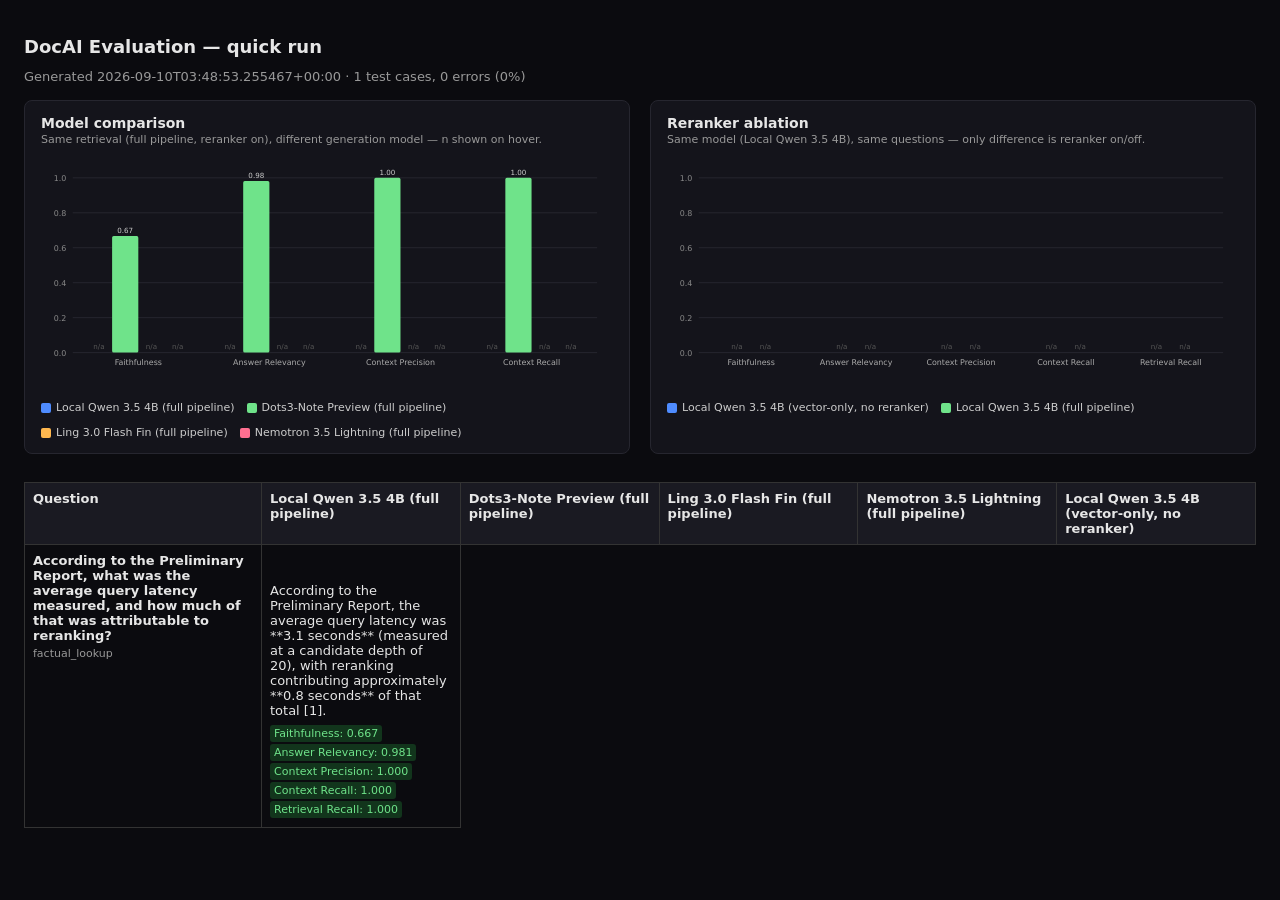
<file: Doc_Intelligent_App/eval/results/results_quick.html>
<!doctype html>
<html><head><meta charset="utf-8"><title>DocAI Evaluation — quick</title>
<script>
  // Runs before first paint, same pattern as the main app's index.html —
  // set from the parent app's own data-theme when embedded in the
  // Evaluation iframe (app.js appends ?theme=... to the frame src), so this
  // page stops being permanently dark regardless of the app's own theme.
  // Opened directly with no query string (its original standalone use),
  // it still defaults to dark exactly as before.
  (function () {
    var theme = new URLSearchParams(location.search).get('theme') === 'light' ? 'light' : 'dark';
    document.documentElement.setAttribute('data-theme', theme);
  })();
</script>
<style>
:root {
  --bg: #0b0b0f; --text: #e6e6e6; --muted: #999; --border: #333; --th-bg: #1a1a22;
  --pass-bg: #12351c; --pass-text: #6fe38a; --fail-bg: #3a1414; --fail-text: #ff8a8a;
  --chart-bg: #14141b; --chart-border: #26262f; --legend-text: #ccc;
  --grid-stroke: #2a2a33; --axis-text: #888; --bar-value: #ccc; --group-label: #aaa; --na-label: #555;
}
:root[data-theme="light"] {
  --bg: #f7f8fa; --text: #16182c; --muted: #6b7280; --border: #e2e5eb; --th-bg: #eef0f5;
  --pass-bg: #e2f7e6; --pass-text: #1f9d55; --fail-bg: #fbe5e5; --fail-text: #c9372c;
  --chart-bg: #ffffff; --chart-border: #e2e5eb; --legend-text: #374151;
  --grid-stroke: #dfe3ea; --axis-text: #6b7280; --bar-value: #16182c; --group-label: #4b5563; --na-label: #9ca3af;
}
body { font: 13px system-ui, sans-serif; background: var(--bg); color: var(--text); margin: 0; padding: 24px; }
h1 { font-size: 18px; }
h3 { font-size: 14px; margin: 0 0 2px; }
.meta { color: var(--muted); margin-bottom: 16px; }
table { border-collapse: collapse; width: 100%; table-layout: fixed; }
th, td { border: 1px solid var(--border); padding: 8px; vertical-align: top; text-align: left; }
th { background: var(--th-bg); position: sticky; top: 0; }
.qcell { width: 220px; }
.cat { color: var(--muted); font-size: 11px; margin-top: 4px; }
.answer { margin-bottom: 6px; white-space: pre-wrap; }
.score { font-size: 11px; padding: 2px 4px; border-radius: 3px; display: inline-block; margin: 1px 2px 1px 0; }
.pass { background: var(--pass-bg); color: var(--pass-text); }
.fail { background: var(--fail-bg); color: var(--fail-text); }
.err { color: var(--fail-text); }
.charts { display: flex; flex-wrap: wrap; gap: 20px; margin-bottom: 28px; }
.chart-block { background: var(--chart-bg); border: 1px solid var(--chart-border); border-radius: 8px; padding: 14px 16px; flex: 1 1 380px; }
.chart-subtitle { color: var(--muted); font-size: 11px; margin-bottom: 8px; }
.legend { display: flex; flex-wrap: wrap; gap: 12px; margin-top: 6px; font-size: 11px; color: var(--legend-text); }
.legend-item { display: flex; align-items: center; gap: 5px; }
.swatch { width: 10px; height: 10px; border-radius: 2px; display: inline-block; }
.latency-block { flex: 1 1 320px; }
.latency-table { width: 100%; table-layout: auto; margin-top: 8px; }
.latency-table th, .latency-table td { border: 1px solid var(--chart-border); padding: 6px 8px; font-size: 12px; }
.latency-table th { background: var(--th-bg); position: static; }
.grid-line { stroke: var(--grid-stroke); }
.axis-label { fill: var(--axis-text); }
.bar-value { fill: var(--bar-value); }
.group-label { fill: var(--group-label); }
.na-label { fill: var(--na-label); }
</style></head>
<body>
<h1>DocAI Evaluation — quick run</h1>
<div class="meta">
  Generated 2026-09-10T03:48:53.255467+00:00 &middot;
  1 test cases, 0 errors (0%)
</div>
<div class="charts"><div class="chart-block"><h3>Model comparison</h3><div class="chart-subtitle">Same retrieval (full pipeline, reranker on), different generation model — n shown on hover.</div><svg viewBox="0 0 720 300" width="100%" style="max-width:720px"><line class="grid-line" x1="40" y1="250.0" x2="700" y2="250.0" stroke="#2a2a33" stroke-width="1"/><text class="axis-label" x="32" y="254.0" font-size="10" fill="#888" text-anchor="end">0.0</text><line class="grid-line" x1="40" y1="206.0" x2="700" y2="206.0" stroke="#2a2a33" stroke-width="1"/><text class="axis-label" x="32" y="210.0" font-size="10" fill="#888" text-anchor="end">0.2</text><line class="grid-line" x1="40" y1="162.0" x2="700" y2="162.0" stroke="#2a2a33" stroke-width="1"/><text class="axis-label" x="32" y="166.0" font-size="10" fill="#888" text-anchor="end">0.4</text><line class="grid-line" x1="40" y1="118.0" x2="700" y2="118.0" stroke="#2a2a33" stroke-width="1"/><text class="axis-label" x="32" y="122.0" font-size="10" fill="#888" text-anchor="end">0.6</text><line class="grid-line" x1="40" y1="74.0" x2="700" y2="74.0" stroke="#2a2a33" stroke-width="1"/><text class="axis-label" x="32" y="78.0" font-size="10" fill="#888" text-anchor="end">0.8</text><line class="grid-line" x1="40" y1="30.0" x2="700" y2="30.0" stroke="#2a2a33" stroke-width="1"/><text class="axis-label" x="32" y="34.0" font-size="10" fill="#888" text-anchor="end">1.0</text><text class="na-label" x="73.0" y="246.0" font-size="9" fill="#555" text-anchor="middle">n/a</text><rect x="89.5" y="103.3" width="33.0" height="146.7" fill="#6fe38a" rx="2"><title>Dots3-Note Preview (full pipeline) — Faithfulness: 0.67 (n=1)</title></rect><text class="bar-value" x="106.0" y="99.3" font-size="9" fill="#ccc" text-anchor="middle">0.67</text><text class="na-label" x="139.0" y="246.0" font-size="9" fill="#555" text-anchor="middle">n/a</text><text class="na-label" x="172.0" y="246.0" font-size="9" fill="#555" text-anchor="middle">n/a</text><text class="group-label" x="122.5" y="266.0" font-size="10" fill="#aaa" text-anchor="middle">Faithfulness</text><text class="na-label" x="238.0" y="246.0" font-size="9" fill="#555" text-anchor="middle">n/a</text><rect x="254.5" y="34.1" width="33.0" height="215.9" fill="#6fe38a" rx="2"><title>Dots3-Note Preview (full pipeline) — Answer Relevancy: 0.98 (n=1)</title></rect><text class="bar-value" x="271.0" y="30.1" font-size="9" fill="#ccc" text-anchor="middle">0.98</text><text class="na-label" x="304.0" y="246.0" font-size="9" fill="#555" text-anchor="middle">n/a</text><text class="na-label" x="337.0" y="246.0" font-size="9" fill="#555" text-anchor="middle">n/a</text><text class="group-label" x="287.5" y="266.0" font-size="10" fill="#aaa" text-anchor="middle">Answer Relevancy</text><text class="na-label" x="403.0" y="246.0" font-size="9" fill="#555" text-anchor="middle">n/a</text><rect x="419.5" y="30.0" width="33.0" height="220.0" fill="#6fe38a" rx="2"><title>Dots3-Note Preview (full pipeline) — Context Precision: 1.00 (n=1)</title></rect><text class="bar-value" x="436.0" y="26.0" font-size="9" fill="#ccc" text-anchor="middle">1.00</text><text class="na-label" x="469.0" y="246.0" font-size="9" fill="#555" text-anchor="middle">n/a</text><text class="na-label" x="502.0" y="246.0" font-size="9" fill="#555" text-anchor="middle">n/a</text><text class="group-label" x="452.5" y="266.0" font-size="10" fill="#aaa" text-anchor="middle">Context Precision</text><text class="na-label" x="568.0" y="246.0" font-size="9" fill="#555" text-anchor="middle">n/a</text><rect x="584.5" y="30.0" width="33.0" height="220.0" fill="#6fe38a" rx="2"><title>Dots3-Note Preview (full pipeline) — Context Recall: 1.00 (n=1)</title></rect><text class="bar-value" x="601.0" y="26.0" font-size="9" fill="#ccc" text-anchor="middle">1.00</text><text class="na-label" x="634.0" y="246.0" font-size="9" fill="#555" text-anchor="middle">n/a</text><text class="na-label" x="667.0" y="246.0" font-size="9" fill="#555" text-anchor="middle">n/a</text><text class="group-label" x="617.5" y="266.0" font-size="10" fill="#aaa" text-anchor="middle">Context Recall</text></svg><div class="legend"><span class="legend-item"><span class="swatch" style="background:#4f8cff"></span>Local Qwen 3.5 4B (full pipeline)</span><span class="legend-item"><span class="swatch" style="background:#6fe38a"></span>Dots3-Note Preview (full pipeline)</span><span class="legend-item"><span class="swatch" style="background:#ffb84f"></span>Ling 3.0 Flash Fin (full pipeline)</span><span class="legend-item"><span class="swatch" style="background:#ff6f91"></span>Nemotron 3.5 Lightning (full pipeline)</span></div></div><div class="chart-block"><h3>Reranker ablation</h3><div class="chart-subtitle">Same model (Local Qwen 3.5 4B), same questions — only difference is reranker on/off.</div><svg viewBox="0 0 720 300" width="100%" style="max-width:720px"><line class="grid-line" x1="40" y1="250.0" x2="700" y2="250.0" stroke="#2a2a33" stroke-width="1"/><text class="axis-label" x="32" y="254.0" font-size="10" fill="#888" text-anchor="end">0.0</text><line class="grid-line" x1="40" y1="206.0" x2="700" y2="206.0" stroke="#2a2a33" stroke-width="1"/><text class="axis-label" x="32" y="210.0" font-size="10" fill="#888" text-anchor="end">0.2</text><line class="grid-line" x1="40" y1="162.0" x2="700" y2="162.0" stroke="#2a2a33" stroke-width="1"/><text class="axis-label" x="32" y="166.0" font-size="10" fill="#888" text-anchor="end">0.4</text><line class="grid-line" x1="40" y1="118.0" x2="700" y2="118.0" stroke="#2a2a33" stroke-width="1"/><text class="axis-label" x="32" y="122.0" font-size="10" fill="#888" text-anchor="end">0.6</text><line class="grid-line" x1="40" y1="74.0" x2="700" y2="74.0" stroke="#2a2a33" stroke-width="1"/><text class="axis-label" x="32" y="78.0" font-size="10" fill="#888" text-anchor="end">0.8</text><line class="grid-line" x1="40" y1="30.0" x2="700" y2="30.0" stroke="#2a2a33" stroke-width="1"/><text class="axis-label" x="32" y="34.0" font-size="10" fill="#888" text-anchor="end">1.0</text><text class="na-label" x="88.0" y="246.0" font-size="9" fill="#555" text-anchor="middle">n/a</text><text class="na-label" x="124.0" y="246.0" font-size="9" fill="#555" text-anchor="middle">n/a</text><text class="group-label" x="106.0" y="266.0" font-size="10" fill="#aaa" text-anchor="middle">Faithfulness</text><text class="na-label" x="220.0" y="246.0" font-size="9" fill="#555" text-anchor="middle">n/a</text><text class="na-label" x="256.0" y="246.0" font-size="9" fill="#555" text-anchor="middle">n/a</text><text class="group-label" x="238.0" y="266.0" font-size="10" fill="#aaa" text-anchor="middle">Answer Relevancy</text><text class="na-label" x="352.0" y="246.0" font-size="9" fill="#555" text-anchor="middle">n/a</text><text class="na-label" x="388.0" y="246.0" font-size="9" fill="#555" text-anchor="middle">n/a</text><text class="group-label" x="370.0" y="266.0" font-size="10" fill="#aaa" text-anchor="middle">Context Precision</text><text class="na-label" x="484.0" y="246.0" font-size="9" fill="#555" text-anchor="middle">n/a</text><text class="na-label" x="520.0" y="246.0" font-size="9" fill="#555" text-anchor="middle">n/a</text><text class="group-label" x="502.0" y="266.0" font-size="10" fill="#aaa" text-anchor="middle">Context Recall</text><text class="na-label" x="616.0" y="246.0" font-size="9" fill="#555" text-anchor="middle">n/a</text><text class="na-label" x="652.0" y="246.0" font-size="9" fill="#555" text-anchor="middle">n/a</text><text class="group-label" x="634.0" y="266.0" font-size="10" fill="#aaa" text-anchor="middle">Retrieval Recall</text></svg><div class="legend"><span class="legend-item"><span class="swatch" style="background:#4f8cff"></span>Local Qwen 3.5 4B (vector-only, no reranker)</span><span class="legend-item"><span class="swatch" style="background:#6fe38a"></span>Local Qwen 3.5 4B (full pipeline)</span></div></div></div>
<table>
<tr><th class="qcell">Question</th><th>Local Qwen 3.5 4B (full pipeline)</th><th>Dots3-Note Preview (full pipeline)</th><th>Ling 3.0 Flash Fin (full pipeline)</th><th>Nemotron 3.5 Lightning (full pipeline)</th><th>Local Qwen 3.5 4B (vector-only, no reranker)</th></tr>
<tr><td class="qcell"><b>According to the Preliminary Report, what was the average query latency measured, and how much of that was attributable to reranking?</b><div class="cat">factual_lookup</div></td><td><div class="cell"><div class="answer">

According to the Preliminary Report, the average query latency was **3.1 seconds** (measured at a candidate depth of 20), with reranking contributing approximately **0.8 seconds** of that total [1].</div><div class="score pass">Faithfulness: 0.667</div><div class="score pass">Answer Relevancy: 0.981</div><div class="score pass">Context Precision: 1.000</div><div class="score pass">Context Recall: 1.000</div><div class="score pass">Retrieval Recall: 1.000</div></div></td></tr>
</table>
</body></html>
</file>
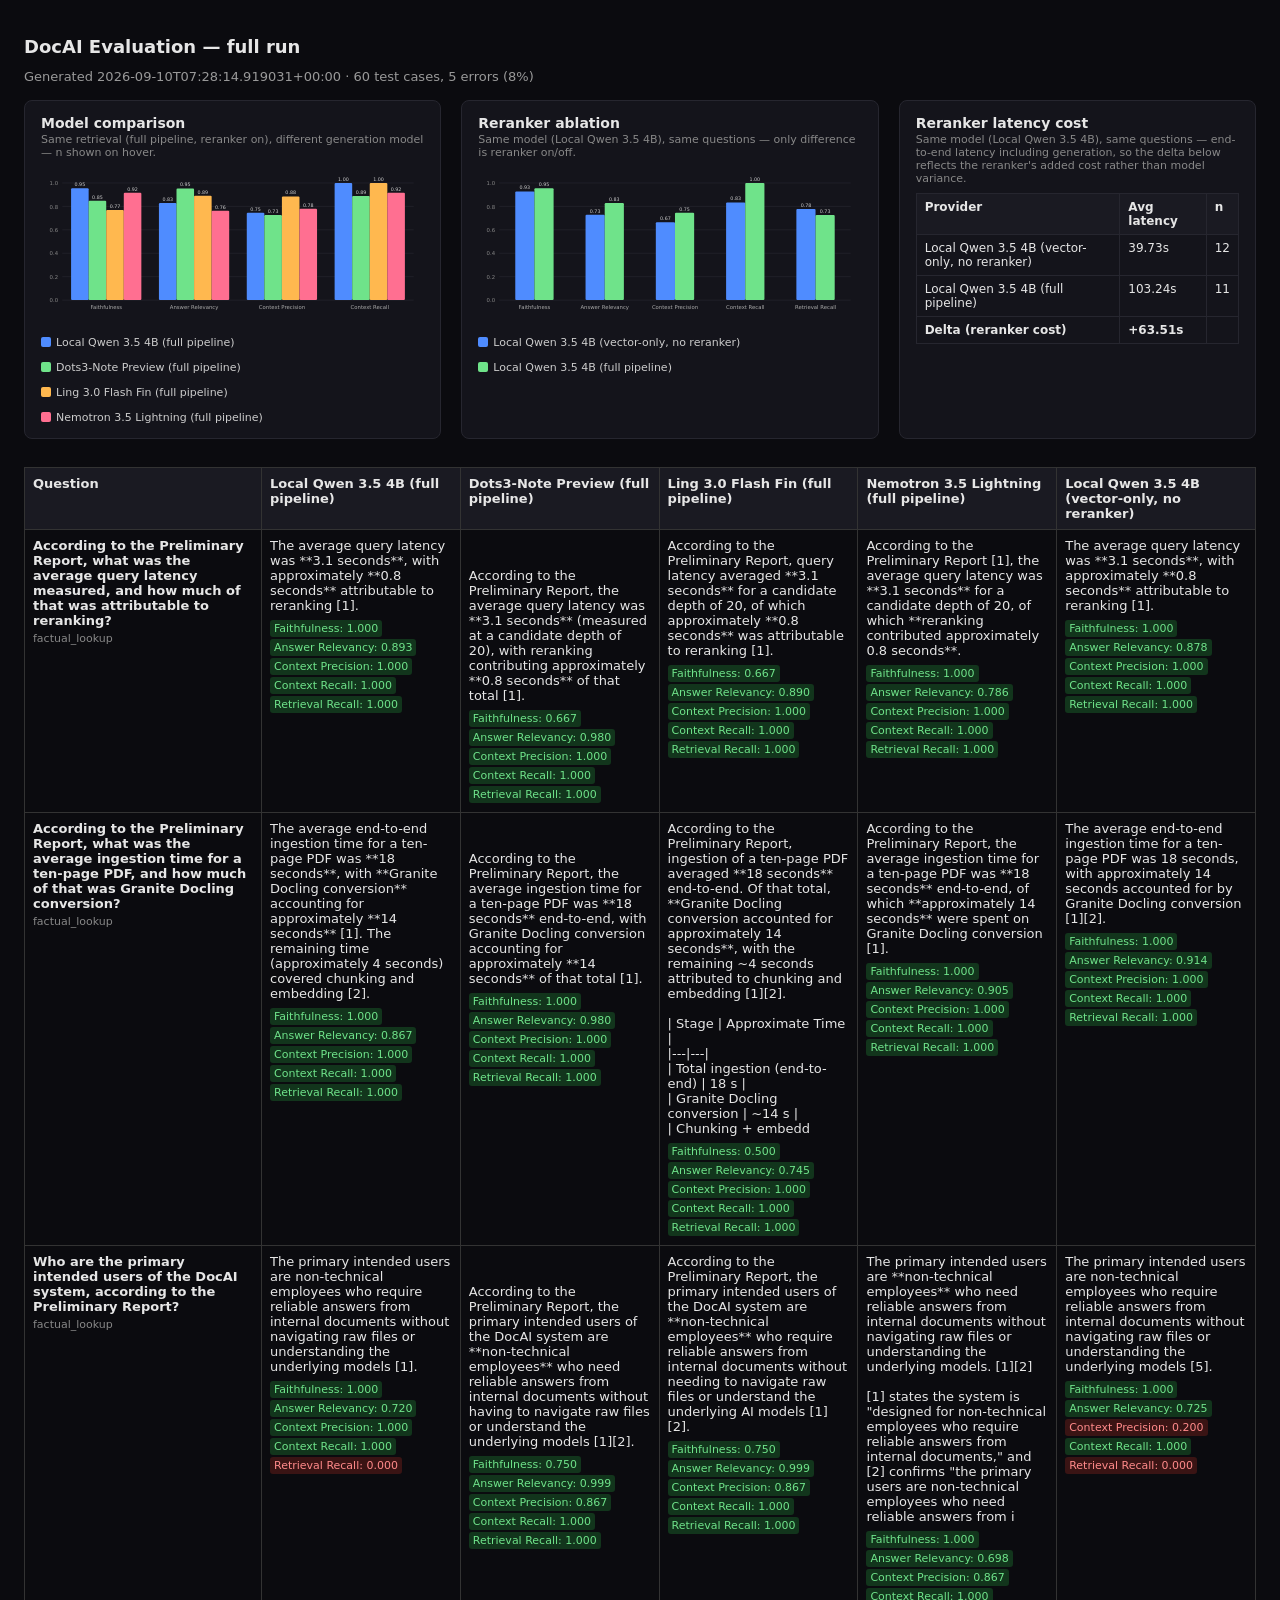
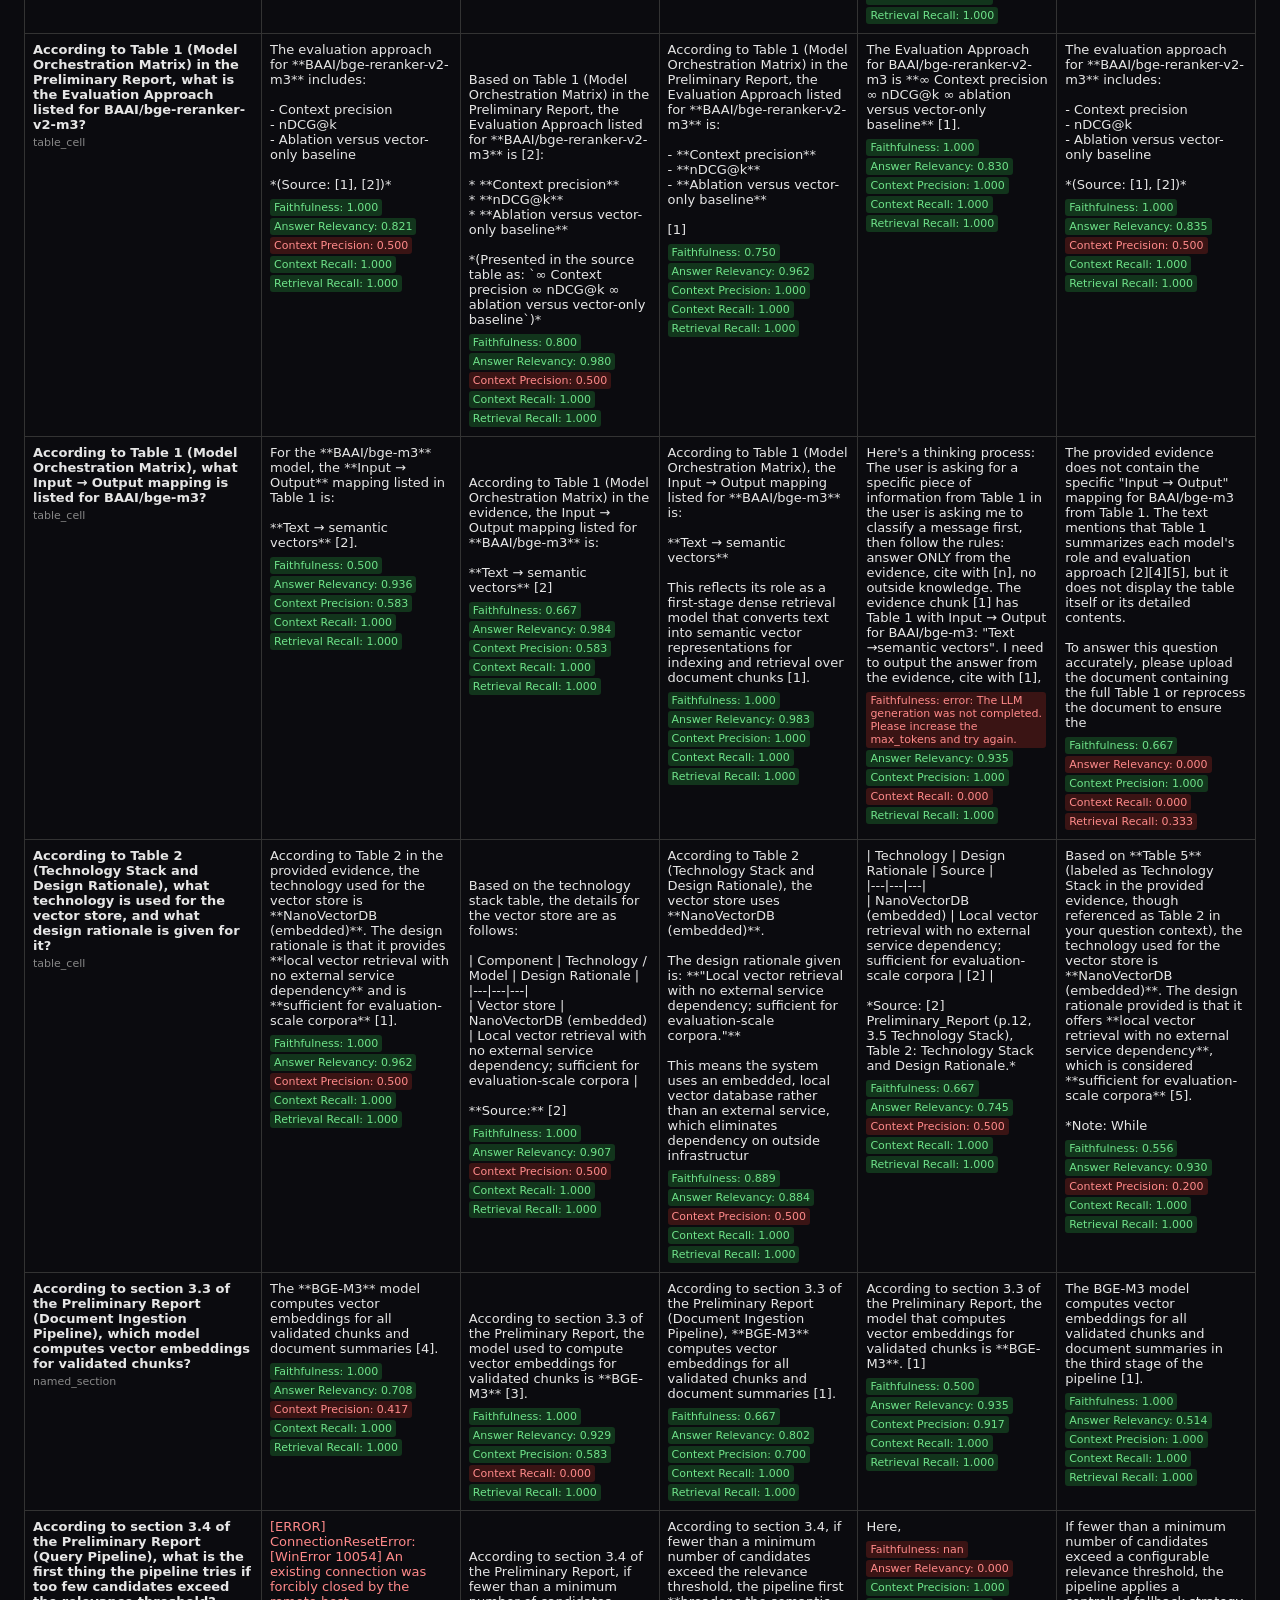
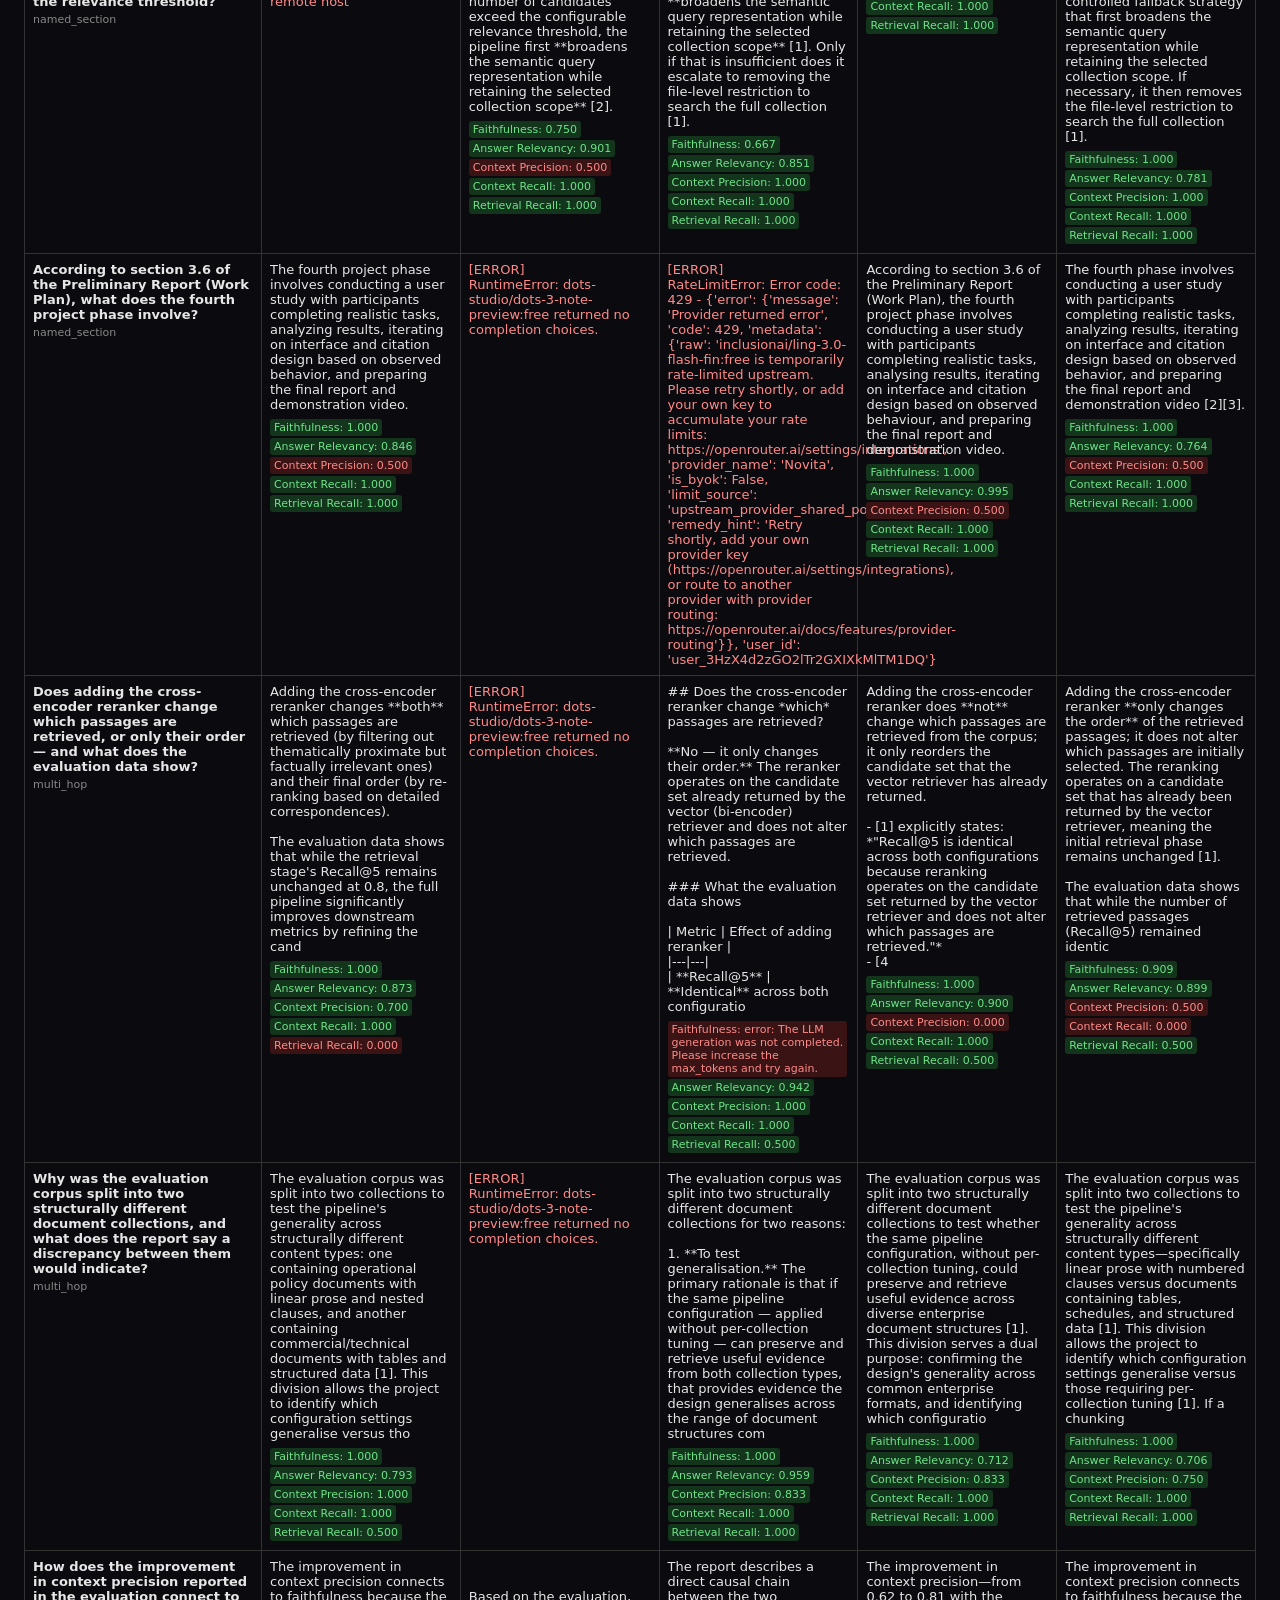
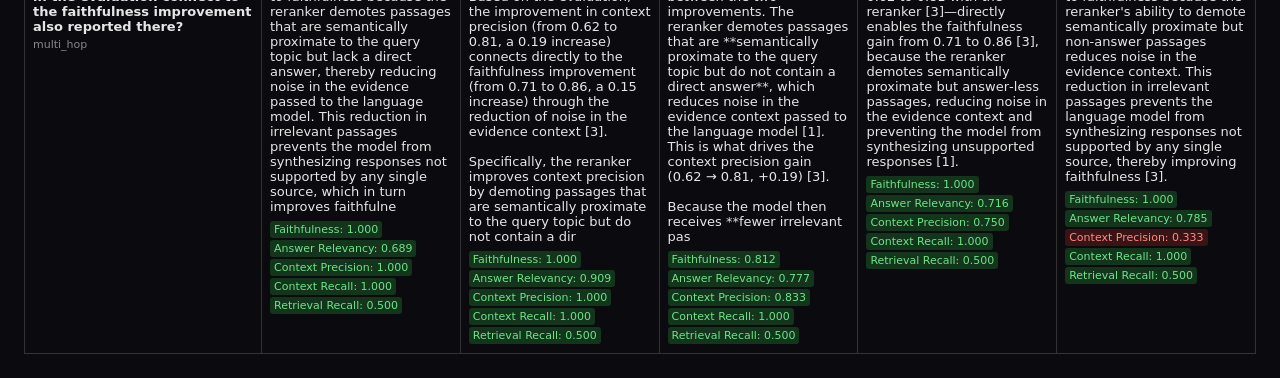
<file: Doc_Intelligent_App/eval/results_archive/full_run_20260910_072814/results_full.html>
<!doctype html>
<html><head><meta charset="utf-8"><title>DocAI Evaluation — full</title>
<style>
body { font: 13px system-ui, sans-serif; background: #0b0b0f; color: #e6e6e6; margin: 0; padding: 24px; }
h1 { font-size: 18px; }
h3 { font-size: 14px; margin: 0 0 2px; }
.meta { color: #999; margin-bottom: 16px; }
table { border-collapse: collapse; width: 100%; table-layout: fixed; }
th, td { border: 1px solid #333; padding: 8px; vertical-align: top; text-align: left; }
th { background: #1a1a22; position: sticky; top: 0; }
.qcell { width: 220px; }
.cat { color: #888; font-size: 11px; margin-top: 4px; }
.answer { margin-bottom: 6px; white-space: pre-wrap; }
.score { font-size: 11px; padding: 2px 4px; border-radius: 3px; display: inline-block; margin: 1px 2px 1px 0; }
.pass { background: #12351c; color: #6fe38a; }
.fail { background: #3a1414; color: #ff8a8a; }
.err { color: #ff8a8a; }
.charts { display: flex; flex-wrap: wrap; gap: 20px; margin-bottom: 28px; }
.chart-block { background: #14141b; border: 1px solid #26262f; border-radius: 8px; padding: 14px 16px; flex: 1 1 380px; }
.chart-subtitle { color: #888; font-size: 11px; margin-bottom: 8px; }
.legend { display: flex; flex-wrap: wrap; gap: 12px; margin-top: 6px; font-size: 11px; color: #ccc; }
.legend-item { display: flex; align-items: center; gap: 5px; }
.swatch { width: 10px; height: 10px; border-radius: 2px; display: inline-block; }
.latency-block { flex: 1 1 320px; }
.latency-table { width: 100%; table-layout: auto; margin-top: 8px; }
.latency-table th, .latency-table td { border: 1px solid #26262f; padding: 6px 8px; font-size: 12px; }
.latency-table th { background: #1a1a22; position: static; }
</style></head>
<body>
<h1>DocAI Evaluation — full run</h1>
<div class="meta">
  Generated 2026-09-10T07:28:14.919031+00:00 &middot;
  60 test cases, 5 errors (8%)
</div>
<div class="charts"><div class="chart-block"><h3>Model comparison</h3><div class="chart-subtitle">Same retrieval (full pipeline, reranker on), different generation model — n shown on hover.</div><svg viewBox="0 0 720 300" width="100%" style="max-width:720px"><line x1="40" y1="250.0" x2="700" y2="250.0" stroke="#2a2a33" stroke-width="1"/><text x="32" y="254.0" font-size="10" fill="#888" text-anchor="end">0.0</text><line x1="40" y1="206.0" x2="700" y2="206.0" stroke="#2a2a33" stroke-width="1"/><text x="32" y="210.0" font-size="10" fill="#888" text-anchor="end">0.2</text><line x1="40" y1="162.0" x2="700" y2="162.0" stroke="#2a2a33" stroke-width="1"/><text x="32" y="166.0" font-size="10" fill="#888" text-anchor="end">0.4</text><line x1="40" y1="118.0" x2="700" y2="118.0" stroke="#2a2a33" stroke-width="1"/><text x="32" y="122.0" font-size="10" fill="#888" text-anchor="end">0.6</text><line x1="40" y1="74.0" x2="700" y2="74.0" stroke="#2a2a33" stroke-width="1"/><text x="32" y="78.0" font-size="10" fill="#888" text-anchor="end">0.8</text><line x1="40" y1="30.0" x2="700" y2="30.0" stroke="#2a2a33" stroke-width="1"/><text x="32" y="34.0" font-size="10" fill="#888" text-anchor="end">1.0</text><rect x="56.5" y="40.0" width="33.0" height="210.0" fill="#4f8cff" rx="2"><title>Local Qwen 3.5 4B (full pipeline) — Faithfulness: 0.95 (n=11)</title></rect><text x="73.0" y="36.0" font-size="9" fill="#ccc" text-anchor="middle">0.95</text><rect x="89.5" y="63.4" width="33.0" height="186.6" fill="#6fe38a" rx="2"><title>Dots3-Note Preview (full pipeline) — Faithfulness: 0.85 (n=9)</title></rect><text x="106.0" y="59.4" font-size="9" fill="#ccc" text-anchor="middle">0.85</text><rect x="122.5" y="80.6" width="33.0" height="169.4" fill="#ffb84f" rx="2"><title>Ling 3.0 Flash Fin (full pipeline) — Faithfulness: 0.77 (n=10)</title></rect><text x="139.0" y="76.6" font-size="9" fill="#ccc" text-anchor="middle">0.77</text><rect x="155.5" y="48.3" width="33.0" height="201.7" fill="#ff6f91" rx="2"><title>Nemotron 3.5 Lightning (full pipeline) — Faithfulness: 0.92 (n=10)</title></rect><text x="172.0" y="44.3" font-size="9" fill="#ccc" text-anchor="middle">0.92</text><text x="122.5" y="266.0" font-size="10" fill="#aaa" text-anchor="middle">Faithfulness</text><rect x="221.5" y="67.8" width="33.0" height="182.2" fill="#4f8cff" rx="2"><title>Local Qwen 3.5 4B (full pipeline) — Answer Relevancy: 0.83 (n=11)</title></rect><text x="238.0" y="63.8" font-size="9" fill="#ccc" text-anchor="middle">0.83</text><rect x="254.5" y="40.5" width="33.0" height="209.5" fill="#6fe38a" rx="2"><title>Dots3-Note Preview (full pipeline) — Answer Relevancy: 0.95 (n=9)</title></rect><text x="271.0" y="36.5" font-size="9" fill="#ccc" text-anchor="middle">0.95</text><rect x="287.5" y="54.1" width="33.0" height="195.9" fill="#ffb84f" rx="2"><title>Ling 3.0 Flash Fin (full pipeline) — Answer Relevancy: 0.89 (n=11)</title></rect><text x="304.0" y="50.1" font-size="9" fill="#ccc" text-anchor="middle">0.89</text><rect x="320.5" y="82.1" width="33.0" height="167.9" fill="#ff6f91" rx="2"><title>Nemotron 3.5 Lightning (full pipeline) — Answer Relevancy: 0.76 (n=12)</title></rect><text x="337.0" y="78.1" font-size="9" fill="#ccc" text-anchor="middle">0.76</text><text x="287.5" y="266.0" font-size="10" fill="#aaa" text-anchor="middle">Answer Relevancy</text><rect x="386.5" y="86.0" width="33.0" height="164.0" fill="#4f8cff" rx="2"><title>Local Qwen 3.5 4B (full pipeline) — Context Precision: 0.75 (n=11)</title></rect><text x="403.0" y="82.0" font-size="9" fill="#ccc" text-anchor="middle">0.75</text><rect x="419.5" y="90.3" width="33.0" height="159.7" fill="#6fe38a" rx="2"><title>Dots3-Note Preview (full pipeline) — Context Precision: 0.73 (n=9)</title></rect><text x="436.0" y="86.3" font-size="9" fill="#ccc" text-anchor="middle">0.73</text><rect x="452.5" y="55.3" width="33.0" height="194.7" fill="#ffb84f" rx="2"><title>Ling 3.0 Flash Fin (full pipeline) — Context Precision: 0.88 (n=11)</title></rect><text x="469.0" y="51.3" font-size="9" fill="#ccc" text-anchor="middle">0.88</text><rect x="485.5" y="78.3" width="33.0" height="171.7" fill="#ff6f91" rx="2"><title>Nemotron 3.5 Lightning (full pipeline) — Context Precision: 0.78 (n=12)</title></rect><text x="502.0" y="74.3" font-size="9" fill="#ccc" text-anchor="middle">0.78</text><text x="452.5" y="266.0" font-size="10" fill="#aaa" text-anchor="middle">Context Precision</text><rect x="551.5" y="30.0" width="33.0" height="220.0" fill="#4f8cff" rx="2"><title>Local Qwen 3.5 4B (full pipeline) — Context Recall: 1.00 (n=11)</title></rect><text x="568.0" y="26.0" font-size="9" fill="#ccc" text-anchor="middle">1.00</text><rect x="584.5" y="54.4" width="33.0" height="195.6" fill="#6fe38a" rx="2"><title>Dots3-Note Preview (full pipeline) — Context Recall: 0.89 (n=9)</title></rect><text x="601.0" y="50.4" font-size="9" fill="#ccc" text-anchor="middle">0.89</text><rect x="617.5" y="30.0" width="33.0" height="220.0" fill="#ffb84f" rx="2"><title>Ling 3.0 Flash Fin (full pipeline) — Context Recall: 1.00 (n=11)</title></rect><text x="634.0" y="26.0" font-size="9" fill="#ccc" text-anchor="middle">1.00</text><rect x="650.5" y="48.3" width="33.0" height="201.7" fill="#ff6f91" rx="2"><title>Nemotron 3.5 Lightning (full pipeline) — Context Recall: 0.92 (n=12)</title></rect><text x="667.0" y="44.3" font-size="9" fill="#ccc" text-anchor="middle">0.92</text><text x="617.5" y="266.0" font-size="10" fill="#aaa" text-anchor="middle">Context Recall</text></svg><div class="legend"><span class="legend-item"><span class="swatch" style="background:#4f8cff"></span>Local Qwen 3.5 4B (full pipeline)</span><span class="legend-item"><span class="swatch" style="background:#6fe38a"></span>Dots3-Note Preview (full pipeline)</span><span class="legend-item"><span class="swatch" style="background:#ffb84f"></span>Ling 3.0 Flash Fin (full pipeline)</span><span class="legend-item"><span class="swatch" style="background:#ff6f91"></span>Nemotron 3.5 Lightning (full pipeline)</span></div></div><div class="chart-block"><h3>Reranker ablation</h3><div class="chart-subtitle">Same model (Local Qwen 3.5 4B), same questions — only difference is reranker on/off.</div><svg viewBox="0 0 720 300" width="100%" style="max-width:720px"><line x1="40" y1="250.0" x2="700" y2="250.0" stroke="#2a2a33" stroke-width="1"/><text x="32" y="254.0" font-size="10" fill="#888" text-anchor="end">0.0</text><line x1="40" y1="206.0" x2="700" y2="206.0" stroke="#2a2a33" stroke-width="1"/><text x="32" y="210.0" font-size="10" fill="#888" text-anchor="end">0.2</text><line x1="40" y1="162.0" x2="700" y2="162.0" stroke="#2a2a33" stroke-width="1"/><text x="32" y="166.0" font-size="10" fill="#888" text-anchor="end">0.4</text><line x1="40" y1="118.0" x2="700" y2="118.0" stroke="#2a2a33" stroke-width="1"/><text x="32" y="122.0" font-size="10" fill="#888" text-anchor="end">0.6</text><line x1="40" y1="74.0" x2="700" y2="74.0" stroke="#2a2a33" stroke-width="1"/><text x="32" y="78.0" font-size="10" fill="#888" text-anchor="end">0.8</text><line x1="40" y1="30.0" x2="700" y2="30.0" stroke="#2a2a33" stroke-width="1"/><text x="32" y="34.0" font-size="10" fill="#888" text-anchor="end">1.0</text><rect x="70.0" y="45.9" width="36.0" height="204.1" fill="#4f8cff" rx="2"><title>Local Qwen 3.5 4B (vector-only, no reranker) — Faithfulness: 0.93 (n=12)</title></rect><text x="88.0" y="41.9" font-size="9" fill="#ccc" text-anchor="middle">0.93</text><rect x="106.0" y="40.0" width="36.0" height="210.0" fill="#6fe38a" rx="2"><title>Local Qwen 3.5 4B (full pipeline) — Faithfulness: 0.95 (n=11)</title></rect><text x="124.0" y="36.0" font-size="9" fill="#ccc" text-anchor="middle">0.95</text><text x="106.0" y="266.0" font-size="10" fill="#aaa" text-anchor="middle">Faithfulness</text><rect x="202.0" y="89.9" width="36.0" height="160.1" fill="#4f8cff" rx="2"><title>Local Qwen 3.5 4B (vector-only, no reranker) — Answer Relevancy: 0.73 (n=12)</title></rect><text x="220.0" y="85.9" font-size="9" fill="#ccc" text-anchor="middle">0.73</text><rect x="238.0" y="67.8" width="36.0" height="182.2" fill="#6fe38a" rx="2"><title>Local Qwen 3.5 4B (full pipeline) — Answer Relevancy: 0.83 (n=11)</title></rect><text x="256.0" y="63.8" font-size="9" fill="#ccc" text-anchor="middle">0.83</text><text x="238.0" y="266.0" font-size="10" fill="#aaa" text-anchor="middle">Answer Relevancy</text><rect x="334.0" y="103.6" width="36.0" height="146.4" fill="#4f8cff" rx="2"><title>Local Qwen 3.5 4B (vector-only, no reranker) — Context Precision: 0.67 (n=12)</title></rect><text x="352.0" y="99.6" font-size="9" fill="#ccc" text-anchor="middle">0.67</text><rect x="370.0" y="86.0" width="36.0" height="164.0" fill="#6fe38a" rx="2"><title>Local Qwen 3.5 4B (full pipeline) — Context Precision: 0.75 (n=11)</title></rect><text x="388.0" y="82.0" font-size="9" fill="#ccc" text-anchor="middle">0.75</text><text x="370.0" y="266.0" font-size="10" fill="#aaa" text-anchor="middle">Context Precision</text><rect x="466.0" y="66.7" width="36.0" height="183.3" fill="#4f8cff" rx="2"><title>Local Qwen 3.5 4B (vector-only, no reranker) — Context Recall: 0.83 (n=12)</title></rect><text x="484.0" y="62.7" font-size="9" fill="#ccc" text-anchor="middle">0.83</text><rect x="502.0" y="30.0" width="36.0" height="220.0" fill="#6fe38a" rx="2"><title>Local Qwen 3.5 4B (full pipeline) — Context Recall: 1.00 (n=11)</title></rect><text x="520.0" y="26.0" font-size="9" fill="#ccc" text-anchor="middle">1.00</text><text x="502.0" y="266.0" font-size="10" fill="#aaa" text-anchor="middle">Context Recall</text><rect x="598.0" y="78.9" width="36.0" height="171.1" fill="#4f8cff" rx="2"><title>Local Qwen 3.5 4B (vector-only, no reranker) — Retrieval Recall: 0.78 (n=12)</title></rect><text x="616.0" y="74.9" font-size="9" fill="#ccc" text-anchor="middle">0.78</text><rect x="634.0" y="90.0" width="36.0" height="160.0" fill="#6fe38a" rx="2"><title>Local Qwen 3.5 4B (full pipeline) — Retrieval Recall: 0.73 (n=11)</title></rect><text x="652.0" y="86.0" font-size="9" fill="#ccc" text-anchor="middle">0.73</text><text x="634.0" y="266.0" font-size="10" fill="#aaa" text-anchor="middle">Retrieval Recall</text></svg><div class="legend"><span class="legend-item"><span class="swatch" style="background:#4f8cff"></span>Local Qwen 3.5 4B (vector-only, no reranker)</span><span class="legend-item"><span class="swatch" style="background:#6fe38a"></span>Local Qwen 3.5 4B (full pipeline)</span></div></div><div class="chart-block latency-block"><h3>Reranker latency cost</h3><div class="chart-subtitle">Same model (Local Qwen 3.5 4B), same questions — end-to-end latency including generation, so the delta below reflects the reranker's added cost rather than model variance.</div><table class="latency-table"><tr><th>Provider</th><th>Avg latency</th><th>n</th></tr><tr><td>Local Qwen 3.5 4B (vector-only, no reranker)</td><td>39.73s</td><td>12</td></tr><tr><td>Local Qwen 3.5 4B (full pipeline)</td><td>103.24s</td><td>11</td></tr><tr><td><b>Delta (reranker cost)</b></td><td><b>+63.51s</b></td><td></td></tr></table></div></div>
<table>
<tr><th class="qcell">Question</th><th>Local Qwen 3.5 4B (full pipeline)</th><th>Dots3-Note Preview (full pipeline)</th><th>Ling 3.0 Flash Fin (full pipeline)</th><th>Nemotron 3.5 Lightning (full pipeline)</th><th>Local Qwen 3.5 4B (vector-only, no reranker)</th></tr>
<tr><td class="qcell"><b>According to the Preliminary Report, what was the average query latency measured, and how much of that was attributable to reranking?</b><div class="cat">factual_lookup</div></td><td><div class="cell"><div class="answer">The average query latency was **3.1 seconds**, with approximately **0.8 seconds** attributable to reranking [1].</div><div class="score pass">Faithfulness: 1.000</div><div class="score pass">Answer Relevancy: 0.893</div><div class="score pass">Context Precision: 1.000</div><div class="score pass">Context Recall: 1.000</div><div class="score pass">Retrieval Recall: 1.000</div></div></td><td><div class="cell"><div class="answer">

According to the Preliminary Report, the average query latency was **3.1 seconds** (measured at a candidate depth of 20), with reranking contributing approximately **0.8 seconds** of that total [1].</div><div class="score pass">Faithfulness: 0.667</div><div class="score pass">Answer Relevancy: 0.980</div><div class="score pass">Context Precision: 1.000</div><div class="score pass">Context Recall: 1.000</div><div class="score pass">Retrieval Recall: 1.000</div></div></td><td><div class="cell"><div class="answer">According to the Preliminary Report, query latency averaged **3.1 seconds** for a candidate depth of 20, of which approximately **0.8 seconds** was attributable to reranking [1].</div><div class="score pass">Faithfulness: 0.667</div><div class="score pass">Answer Relevancy: 0.890</div><div class="score pass">Context Precision: 1.000</div><div class="score pass">Context Recall: 1.000</div><div class="score pass">Retrieval Recall: 1.000</div></div></td><td><div class="cell"><div class="answer">According to the Preliminary Report [1], the average query latency was **3.1 seconds** for a candidate depth of 20, of which **reranking contributed approximately 0.8 seconds**.</div><div class="score pass">Faithfulness: 1.000</div><div class="score pass">Answer Relevancy: 0.786</div><div class="score pass">Context Precision: 1.000</div><div class="score pass">Context Recall: 1.000</div><div class="score pass">Retrieval Recall: 1.000</div></div></td><td><div class="cell"><div class="answer">The average query latency was **3.1 seconds**, with approximately **0.8 seconds** attributable to reranking [1].</div><div class="score pass">Faithfulness: 1.000</div><div class="score pass">Answer Relevancy: 0.878</div><div class="score pass">Context Precision: 1.000</div><div class="score pass">Context Recall: 1.000</div><div class="score pass">Retrieval Recall: 1.000</div></div></td></tr><tr><td class="qcell"><b>According to the Preliminary Report, what was the average ingestion time for a ten-page PDF, and how much of that was Granite Docling conversion?</b><div class="cat">factual_lookup</div></td><td><div class="cell"><div class="answer">The average end-to-end ingestion time for a ten-page PDF was **18 seconds**, with **Granite Docling conversion** accounting for approximately **14 seconds** [1]. The remaining time (approximately 4 seconds) covered chunking and embedding [2].</div><div class="score pass">Faithfulness: 1.000</div><div class="score pass">Answer Relevancy: 0.867</div><div class="score pass">Context Precision: 1.000</div><div class="score pass">Context Recall: 1.000</div><div class="score pass">Retrieval Recall: 1.000</div></div></td><td><div class="cell"><div class="answer">

According to the Preliminary Report, the average ingestion time for a ten-page PDF was **18 seconds** end-to-end, with Granite Docling conversion accounting for approximately **14 seconds** of that total [1].</div><div class="score pass">Faithfulness: 1.000</div><div class="score pass">Answer Relevancy: 0.980</div><div class="score pass">Context Precision: 1.000</div><div class="score pass">Context Recall: 1.000</div><div class="score pass">Retrieval Recall: 1.000</div></div></td><td><div class="cell"><div class="answer">According to the Preliminary Report, ingestion of a ten-page PDF averaged **18 seconds** end-to-end. Of that total, **Granite Docling conversion accounted for approximately 14 seconds**, with the remaining ~4 seconds attributed to chunking and embedding [1][2].

| Stage | Approximate Time |
|---|---|
| Total ingestion (end-to-end) | 18 s |
| Granite Docling conversion | ~14 s |
| Chunking + embedd</div><div class="score pass">Faithfulness: 0.500</div><div class="score pass">Answer Relevancy: 0.745</div><div class="score pass">Context Precision: 1.000</div><div class="score pass">Context Recall: 1.000</div><div class="score pass">Retrieval Recall: 1.000</div></div></td><td><div class="cell"><div class="answer">According to the Preliminary Report, the average ingestion time for a ten-page PDF was **18 seconds** end-to-end, of which **approximately 14 seconds** were spent on Granite Docling conversion [1].</div><div class="score pass">Faithfulness: 1.000</div><div class="score pass">Answer Relevancy: 0.905</div><div class="score pass">Context Precision: 1.000</div><div class="score pass">Context Recall: 1.000</div><div class="score pass">Retrieval Recall: 1.000</div></div></td><td><div class="cell"><div class="answer">The average end-to-end ingestion time for a ten-page PDF was 18 seconds, with approximately 14 seconds accounted for by Granite Docling conversion [1][2].</div><div class="score pass">Faithfulness: 1.000</div><div class="score pass">Answer Relevancy: 0.914</div><div class="score pass">Context Precision: 1.000</div><div class="score pass">Context Recall: 1.000</div><div class="score pass">Retrieval Recall: 1.000</div></div></td></tr><tr><td class="qcell"><b>Who are the primary intended users of the DocAI system, according to the Preliminary Report?</b><div class="cat">factual_lookup</div></td><td><div class="cell"><div class="answer">The primary intended users are non-technical employees who require reliable answers from internal documents without navigating raw files or understanding the underlying models [1].</div><div class="score pass">Faithfulness: 1.000</div><div class="score pass">Answer Relevancy: 0.720</div><div class="score pass">Context Precision: 1.000</div><div class="score pass">Context Recall: 1.000</div><div class="score fail">Retrieval Recall: 0.000</div></div></td><td><div class="cell"><div class="answer">

According to the Preliminary Report, the primary intended users of the DocAI system are **non-technical employees** who need reliable answers from internal documents without having to navigate raw files or understand the underlying models [1][2].</div><div class="score pass">Faithfulness: 0.750</div><div class="score pass">Answer Relevancy: 0.999</div><div class="score pass">Context Precision: 0.867</div><div class="score pass">Context Recall: 1.000</div><div class="score pass">Retrieval Recall: 1.000</div></div></td><td><div class="cell"><div class="answer">According to the Preliminary Report, the primary intended users of the DocAI system are **non-technical employees** who require reliable answers from internal documents without needing to navigate raw files or understand the underlying AI models [1][2].</div><div class="score pass">Faithfulness: 0.750</div><div class="score pass">Answer Relevancy: 0.999</div><div class="score pass">Context Precision: 0.867</div><div class="score pass">Context Recall: 1.000</div><div class="score pass">Retrieval Recall: 1.000</div></div></td><td><div class="cell"><div class="answer">The primary intended users are **non-technical employees** who need reliable answers from internal documents without navigating raw files or understanding the underlying models. [1][2]

[1] states the system is &quot;designed for non-technical employees who require reliable answers from internal documents,&quot; and [2] confirms &quot;the primary users are non-technical employees who need reliable answers from i</div><div class="score pass">Faithfulness: 1.000</div><div class="score pass">Answer Relevancy: 0.698</div><div class="score pass">Context Precision: 0.867</div><div class="score pass">Context Recall: 1.000</div><div class="score pass">Retrieval Recall: 1.000</div></div></td><td><div class="cell"><div class="answer">The primary intended users are non-technical employees who require reliable answers from internal documents without navigating raw files or understanding the underlying models [5].</div><div class="score pass">Faithfulness: 1.000</div><div class="score pass">Answer Relevancy: 0.725</div><div class="score fail">Context Precision: 0.200</div><div class="score pass">Context Recall: 1.000</div><div class="score fail">Retrieval Recall: 0.000</div></div></td></tr><tr><td class="qcell"><b>According to Table 1 (Model Orchestration Matrix) in the Preliminary Report, what is the Evaluation Approach listed for BAAI/bge-reranker-v2-m3?</b><div class="cat">table_cell</div></td><td><div class="cell"><div class="answer">The evaluation approach for **BAAI/bge-reranker-v2-m3** includes:

- Context precision  
- nDCG@k  
- Ablation versus vector-only baseline  

*(Source: [1], [2])*</div><div class="score pass">Faithfulness: 1.000</div><div class="score pass">Answer Relevancy: 0.821</div><div class="score fail">Context Precision: 0.500</div><div class="score pass">Context Recall: 1.000</div><div class="score pass">Retrieval Recall: 1.000</div></div></td><td><div class="cell"><div class="answer">

Based on Table 1 (Model Orchestration Matrix) in the Preliminary Report, the Evaluation Approach listed for **BAAI/bge-reranker-v2-m3** is [2]:

* **Context precision**
* **nDCG@k**
* **Ablation versus vector-only baseline**

*(Presented in the source table as: `∞ Context precision ∞ nDCG@k ∞ ablation versus vector-only baseline`)*</div><div class="score pass">Faithfulness: 0.800</div><div class="score pass">Answer Relevancy: 0.980</div><div class="score fail">Context Precision: 0.500</div><div class="score pass">Context Recall: 1.000</div><div class="score pass">Retrieval Recall: 1.000</div></div></td><td><div class="cell"><div class="answer">According to Table 1 (Model Orchestration Matrix) in the Preliminary Report, the Evaluation Approach listed for **BAAI/bge-reranker-v2-m3** is:

- **Context precision**
- **nDCG@k**
- **Ablation versus vector-only baseline**

[1]</div><div class="score pass">Faithfulness: 0.750</div><div class="score pass">Answer Relevancy: 0.962</div><div class="score pass">Context Precision: 1.000</div><div class="score pass">Context Recall: 1.000</div><div class="score pass">Retrieval Recall: 1.000</div></div></td><td><div class="cell"><div class="answer">The Evaluation Approach for BAAI/bge-reranker-v2-m3 is **∞ Context precision ∞ nDCG@k ∞ ablation versus vector-only baseline** [1].</div><div class="score pass">Faithfulness: 1.000</div><div class="score pass">Answer Relevancy: 0.830</div><div class="score pass">Context Precision: 1.000</div><div class="score pass">Context Recall: 1.000</div><div class="score pass">Retrieval Recall: 1.000</div></div></td><td><div class="cell"><div class="answer">The evaluation approach for **BAAI/bge-reranker-v2-m3** includes:

- Context precision  
- nDCG@k  
- Ablation versus vector-only baseline  

*(Source: [1], [2])*</div><div class="score pass">Faithfulness: 1.000</div><div class="score pass">Answer Relevancy: 0.835</div><div class="score fail">Context Precision: 0.500</div><div class="score pass">Context Recall: 1.000</div><div class="score pass">Retrieval Recall: 1.000</div></div></td></tr><tr><td class="qcell"><b>According to Table 1 (Model Orchestration Matrix), what Input → Output mapping is listed for BAAI/bge-m3?</b><div class="cat">table_cell</div></td><td><div class="cell"><div class="answer">For the **BAAI/bge-m3** model, the **Input → Output** mapping listed in Table 1 is:

**Text → semantic vectors** [2].</div><div class="score pass">Faithfulness: 0.500</div><div class="score pass">Answer Relevancy: 0.936</div><div class="score pass">Context Precision: 0.583</div><div class="score pass">Context Recall: 1.000</div><div class="score pass">Retrieval Recall: 1.000</div></div></td><td><div class="cell"><div class="answer">

According to Table 1 (Model Orchestration Matrix) in the evidence, the Input → Output mapping listed for **BAAI/bge-m3** is:

**Text → semantic vectors** [2]</div><div class="score pass">Faithfulness: 0.667</div><div class="score pass">Answer Relevancy: 0.984</div><div class="score pass">Context Precision: 0.583</div><div class="score pass">Context Recall: 1.000</div><div class="score pass">Retrieval Recall: 1.000</div></div></td><td><div class="cell"><div class="answer">According to Table 1 (Model Orchestration Matrix), the Input → Output mapping listed for **BAAI/bge-m3** is:

**Text → semantic vectors**

This reflects its role as a first-stage dense retrieval model that converts text into semantic vector representations for indexing and retrieval over document chunks [1].</div><div class="score pass">Faithfulness: 1.000</div><div class="score pass">Answer Relevancy: 0.983</div><div class="score pass">Context Precision: 1.000</div><div class="score pass">Context Recall: 1.000</div><div class="score pass">Retrieval Recall: 1.000</div></div></td><td><div class="cell"><div class="answer">Here&#x27;s a thinking process: The user is asking for a specific piece of information from Table 1 in the user is asking me to classify a message first, then follow the rules: answer ONLY from the evidence, cite with [n], no outside knowledge. The evidence chunk [1] has Table 1 with Input → Output for BAAI/bge-m3: &quot;Text →semantic vectors&quot;. I need to output the answer from the evidence, cite with [1], </div><div class="score fail">Faithfulness: error: The LLM generation was not completed. Please increase the max_tokens and try again.</div><div class="score pass">Answer Relevancy: 0.935</div><div class="score pass">Context Precision: 1.000</div><div class="score fail">Context Recall: 0.000</div><div class="score pass">Retrieval Recall: 1.000</div></div></td><td><div class="cell"><div class="answer">The provided evidence does not contain the specific &quot;Input → Output&quot; mapping for BAAI/bge-m3 from Table 1. The text mentions that Table 1 summarizes each model&#x27;s role and evaluation approach [2][4][5], but it does not display the table itself or its detailed contents.

To answer this question accurately, please upload the document containing the full Table 1 or reprocess the document to ensure the</div><div class="score pass">Faithfulness: 0.667</div><div class="score fail">Answer Relevancy: 0.000</div><div class="score pass">Context Precision: 1.000</div><div class="score fail">Context Recall: 0.000</div><div class="score fail">Retrieval Recall: 0.333</div></div></td></tr><tr><td class="qcell"><b>According to Table 2 (Technology Stack and Design Rationale), what technology is used for the vector store, and what design rationale is given for it?</b><div class="cat">table_cell</div></td><td><div class="cell"><div class="answer">According to Table 2 in the provided evidence, the technology used for the vector store is **NanoVectorDB (embedded)**. The design rationale is that it provides **local vector retrieval with no external service dependency** and is **sufficient for evaluation-scale corpora** [1].</div><div class="score pass">Faithfulness: 1.000</div><div class="score pass">Answer Relevancy: 0.962</div><div class="score fail">Context Precision: 0.500</div><div class="score pass">Context Recall: 1.000</div><div class="score pass">Retrieval Recall: 1.000</div></div></td><td><div class="cell"><div class="answer">

Based on the technology stack table, the details for the vector store are as follows:

| Component | Technology / Model | Design Rationale |
|---|---|---|
| Vector store | NanoVectorDB (embedded) | Local vector retrieval with no external service dependency; sufficient for evaluation-scale corpora |

**Source:** [2]</div><div class="score pass">Faithfulness: 1.000</div><div class="score pass">Answer Relevancy: 0.907</div><div class="score fail">Context Precision: 0.500</div><div class="score pass">Context Recall: 1.000</div><div class="score pass">Retrieval Recall: 1.000</div></div></td><td><div class="cell"><div class="answer">According to Table 2 (Technology Stack and Design Rationale), the vector store uses **NanoVectorDB (embedded)**.

The design rationale given is: **&quot;Local vector retrieval with no external service dependency; sufficient for evaluation-scale corpora.&quot;**

This means the system uses an embedded, local vector database rather than an external service, which eliminates dependency on outside infrastructur</div><div class="score pass">Faithfulness: 0.889</div><div class="score pass">Answer Relevancy: 0.884</div><div class="score fail">Context Precision: 0.500</div><div class="score pass">Context Recall: 1.000</div><div class="score pass">Retrieval Recall: 1.000</div></div></td><td><div class="cell"><div class="answer">| Technology | Design Rationale | Source |
|---|---|---|
| NanoVectorDB (embedded) | Local vector retrieval with no external service dependency; sufficient for evaluation-scale corpora | [2] |

*Source: [2] Preliminary_Report (p.12, 3.5 Technology Stack), Table 2: Technology Stack and Design Rationale.*</div><div class="score pass">Faithfulness: 0.667</div><div class="score pass">Answer Relevancy: 0.745</div><div class="score fail">Context Precision: 0.500</div><div class="score pass">Context Recall: 1.000</div><div class="score pass">Retrieval Recall: 1.000</div></div></td><td><div class="cell"><div class="answer">Based on **Table 5** (labeled as Technology Stack in the provided evidence, though referenced as Table 2 in your question context), the technology used for the vector store is **NanoVectorDB (embedded)**. The design rationale provided is that it offers **local vector retrieval with no external service dependency**, which is considered **sufficient for evaluation-scale corpora** [5].

*Note: While </div><div class="score pass">Faithfulness: 0.556</div><div class="score pass">Answer Relevancy: 0.930</div><div class="score fail">Context Precision: 0.200</div><div class="score pass">Context Recall: 1.000</div><div class="score pass">Retrieval Recall: 1.000</div></div></td></tr><tr><td class="qcell"><b>According to section 3.3 of the Preliminary Report (Document Ingestion Pipeline), which model computes vector embeddings for validated chunks?</b><div class="cat">named_section</div></td><td><div class="cell"><div class="answer">The **BGE-M3** model computes vector embeddings for all validated chunks and document summaries [4].</div><div class="score pass">Faithfulness: 1.000</div><div class="score pass">Answer Relevancy: 0.708</div><div class="score fail">Context Precision: 0.417</div><div class="score pass">Context Recall: 1.000</div><div class="score pass">Retrieval Recall: 1.000</div></div></td><td><div class="cell"><div class="answer">

According to section 3.3 of the Preliminary Report, the model used to compute vector embeddings for validated chunks is **BGE-M3** [3].</div><div class="score pass">Faithfulness: 1.000</div><div class="score pass">Answer Relevancy: 0.929</div><div class="score pass">Context Precision: 0.583</div><div class="score fail">Context Recall: 0.000</div><div class="score pass">Retrieval Recall: 1.000</div></div></td><td><div class="cell"><div class="answer">According to section 3.3 of the Preliminary Report (Document Ingestion Pipeline), **BGE-M3** computes vector embeddings for all validated chunks and document summaries [1].</div><div class="score pass">Faithfulness: 0.667</div><div class="score pass">Answer Relevancy: 0.802</div><div class="score pass">Context Precision: 0.700</div><div class="score pass">Context Recall: 1.000</div><div class="score pass">Retrieval Recall: 1.000</div></div></td><td><div class="cell"><div class="answer">According to section 3.3 of the Preliminary Report, the model that computes vector embeddings for validated chunks is **BGE-M3**. [1]</div><div class="score pass">Faithfulness: 0.500</div><div class="score pass">Answer Relevancy: 0.935</div><div class="score pass">Context Precision: 0.917</div><div class="score pass">Context Recall: 1.000</div><div class="score pass">Retrieval Recall: 1.000</div></div></td><td><div class="cell"><div class="answer">The BGE-M3 model computes vector embeddings for all validated chunks and document summaries in the third stage of the pipeline [1].</div><div class="score pass">Faithfulness: 1.000</div><div class="score pass">Answer Relevancy: 0.514</div><div class="score pass">Context Precision: 1.000</div><div class="score pass">Context Recall: 1.000</div><div class="score pass">Retrieval Recall: 1.000</div></div></td></tr><tr><td class="qcell"><b>According to section 3.4 of the Preliminary Report (Query Pipeline), what is the first thing the pipeline tries if too few candidates exceed the relevance threshold?</b><div class="cat">named_section</div></td><td><div class="cell err">[ERROR]<br>ConnectionResetError: [WinError 10054] An existing connection was forcibly closed by the remote host</div></td><td><div class="cell"><div class="answer">

According to section 3.4 of the Preliminary Report, if fewer than a minimum number of candidates exceed the configurable relevance threshold, the pipeline first **broadens the semantic query representation while retaining the selected collection scope** [2].</div><div class="score pass">Faithfulness: 0.750</div><div class="score pass">Answer Relevancy: 0.901</div><div class="score fail">Context Precision: 0.500</div><div class="score pass">Context Recall: 1.000</div><div class="score pass">Retrieval Recall: 1.000</div></div></td><td><div class="cell"><div class="answer">According to section 3.4, if fewer than a minimum number of candidates exceed the relevance threshold, the pipeline first **broadens the semantic query representation while retaining the selected collection scope** [1]. Only if that is insufficient does it escalate to removing the file-level restriction to search the full collection [1].</div><div class="score pass">Faithfulness: 0.667</div><div class="score pass">Answer Relevancy: 0.851</div><div class="score pass">Context Precision: 1.000</div><div class="score pass">Context Recall: 1.000</div><div class="score pass">Retrieval Recall: 1.000</div></div></td><td><div class="cell"><div class="answer">Here,</div><div class="score fail">Faithfulness: nan</div><div class="score fail">Answer Relevancy: 0.000</div><div class="score pass">Context Precision: 1.000</div><div class="score pass">Context Recall: 1.000</div><div class="score pass">Retrieval Recall: 1.000</div></div></td><td><div class="cell"><div class="answer">If fewer than a minimum number of candidates exceed a configurable relevance threshold, the pipeline applies a controlled fallback strategy that first broadens the semantic query representation while retaining the selected collection scope. If necessary, it then removes the file-level restriction to search the full collection [1].</div><div class="score pass">Faithfulness: 1.000</div><div class="score pass">Answer Relevancy: 0.781</div><div class="score pass">Context Precision: 1.000</div><div class="score pass">Context Recall: 1.000</div><div class="score pass">Retrieval Recall: 1.000</div></div></td></tr><tr><td class="qcell"><b>According to section 3.6 of the Preliminary Report (Work Plan), what does the fourth project phase involve?</b><div class="cat">named_section</div></td><td><div class="cell"><div class="answer">The fourth project phase involves conducting a user study with participants completing realistic tasks, analyzing results, iterating on interface and citation design based on observed behavior, and preparing the final report and demonstration video.</div><div class="score pass">Faithfulness: 1.000</div><div class="score pass">Answer Relevancy: 0.846</div><div class="score fail">Context Precision: 0.500</div><div class="score pass">Context Recall: 1.000</div><div class="score pass">Retrieval Recall: 1.000</div></div></td><td><div class="cell err">[ERROR]<br>RuntimeError: dots-studio/dots-3-note-preview:free returned no completion choices.</div></td><td><div class="cell err">[ERROR]<br>RateLimitError: Error code: 429 - {&#x27;error&#x27;: {&#x27;message&#x27;: &#x27;Provider returned error&#x27;, &#x27;code&#x27;: 429, &#x27;metadata&#x27;: {&#x27;raw&#x27;: &#x27;inclusionai/ling-3.0-flash-fin:free is temporarily rate-limited upstream. Please retry shortly, or add your own key to accumulate your rate limits: https://openrouter.ai/settings/integrations&#x27;, &#x27;provider_name&#x27;: &#x27;Novita&#x27;, &#x27;is_byok&#x27;: False, &#x27;limit_source&#x27;: &#x27;upstream_provider_shared_pool&#x27;, &#x27;remedy_hint&#x27;: &#x27;Retry shortly, add your own provider key (https://openrouter.ai/settings/integrations), or route to another provider with provider routing: https://openrouter.ai/docs/features/provider-routing&#x27;}}, &#x27;user_id&#x27;: &#x27;user_3HzX4d2zGO2lTr2GXIXkMlTM1DQ&#x27;}</div></td><td><div class="cell"><div class="answer">According to section 3.6 of the Preliminary Report (Work Plan), the fourth project phase involves conducting a user study with participants completing realistic tasks, analysing results, iterating on interface and citation design based on observed behaviour, and preparing the final report and demonstration video.</div><div class="score pass">Faithfulness: 1.000</div><div class="score pass">Answer Relevancy: 0.995</div><div class="score fail">Context Precision: 0.500</div><div class="score pass">Context Recall: 1.000</div><div class="score pass">Retrieval Recall: 1.000</div></div></td><td><div class="cell"><div class="answer">The fourth phase involves conducting a user study with participants completing realistic tasks, analyzing results, iterating on interface and citation design based on observed behavior, and preparing the final report and demonstration video [2][3].</div><div class="score pass">Faithfulness: 1.000</div><div class="score pass">Answer Relevancy: 0.764</div><div class="score fail">Context Precision: 0.500</div><div class="score pass">Context Recall: 1.000</div><div class="score pass">Retrieval Recall: 1.000</div></div></td></tr><tr><td class="qcell"><b>Does adding the cross-encoder reranker change which passages are retrieved, or only their order — and what does the evaluation data show?</b><div class="cat">multi_hop</div></td><td><div class="cell"><div class="answer">Adding the cross-encoder reranker changes **both** which passages are retrieved (by filtering out thematically proximate but factually irrelevant ones) and their final order (by re-ranking based on detailed correspondences).

The evaluation data shows that while the retrieval stage&#x27;s Recall@5 remains unchanged at 0.8, the full pipeline significantly improves downstream metrics by refining the cand</div><div class="score pass">Faithfulness: 1.000</div><div class="score pass">Answer Relevancy: 0.873</div><div class="score pass">Context Precision: 0.700</div><div class="score pass">Context Recall: 1.000</div><div class="score fail">Retrieval Recall: 0.000</div></div></td><td><div class="cell err">[ERROR]<br>RuntimeError: dots-studio/dots-3-note-preview:free returned no completion choices.</div></td><td><div class="cell"><div class="answer">## Does the cross-encoder reranker change *which* passages are retrieved?

**No — it only changes their order.** The reranker operates on the candidate set already returned by the vector (bi-encoder) retriever and does not alter which passages are retrieved.

### What the evaluation data shows

| Metric | Effect of adding reranker |
|---|---|
| **Recall@5** | **Identical** across both configuratio</div><div class="score fail">Faithfulness: error: The LLM generation was not completed. Please increase the max_tokens and try again.</div><div class="score pass">Answer Relevancy: 0.942</div><div class="score pass">Context Precision: 1.000</div><div class="score pass">Context Recall: 1.000</div><div class="score pass">Retrieval Recall: 0.500</div></div></td><td><div class="cell"><div class="answer">Adding the cross-encoder reranker does **not** change which passages are retrieved from the corpus; it only reorders the candidate set that the vector retriever has already returned.  

- [1] explicitly states: *&quot;Recall@5 is identical across both configurations because reranking operates on the candidate set returned by the vector retriever and does not alter which passages are retrieved.&quot;*  
- [4</div><div class="score pass">Faithfulness: 1.000</div><div class="score pass">Answer Relevancy: 0.900</div><div class="score fail">Context Precision: 0.000</div><div class="score pass">Context Recall: 1.000</div><div class="score pass">Retrieval Recall: 0.500</div></div></td><td><div class="cell"><div class="answer">Adding the cross-encoder reranker **only changes the order** of the retrieved passages; it does not alter which passages are initially selected. The reranking operates on a candidate set that has already been returned by the vector retriever, meaning the initial retrieval phase remains unchanged [1].

The evaluation data shows that while the number of retrieved passages (Recall@5) remained identic</div><div class="score pass">Faithfulness: 0.909</div><div class="score pass">Answer Relevancy: 0.899</div><div class="score fail">Context Precision: 0.500</div><div class="score fail">Context Recall: 0.000</div><div class="score pass">Retrieval Recall: 0.500</div></div></td></tr><tr><td class="qcell"><b>Why was the evaluation corpus split into two structurally different document collections, and what does the report say a discrepancy between them would indicate?</b><div class="cat">multi_hop</div></td><td><div class="cell"><div class="answer">The evaluation corpus was split into two collections to test the pipeline&#x27;s generality across structurally different content types: one containing operational policy documents with linear prose and nested clauses, and another containing commercial/technical documents with tables and structured data [1]. This division allows the project to identify which configuration settings generalise versus tho</div><div class="score pass">Faithfulness: 1.000</div><div class="score pass">Answer Relevancy: 0.793</div><div class="score pass">Context Precision: 1.000</div><div class="score pass">Context Recall: 1.000</div><div class="score pass">Retrieval Recall: 0.500</div></div></td><td><div class="cell err">[ERROR]<br>RuntimeError: dots-studio/dots-3-note-preview:free returned no completion choices.</div></td><td><div class="cell"><div class="answer">The evaluation corpus was split into two structurally different document collections for two reasons:

1. **To test generalisation.** The primary rationale is that if the same pipeline configuration — applied without per-collection tuning — can preserve and retrieve useful evidence from both collection types, that provides evidence the design generalises across the range of document structures com</div><div class="score pass">Faithfulness: 1.000</div><div class="score pass">Answer Relevancy: 0.959</div><div class="score pass">Context Precision: 0.833</div><div class="score pass">Context Recall: 1.000</div><div class="score pass">Retrieval Recall: 1.000</div></div></td><td><div class="cell"><div class="answer">The evaluation corpus was split into two structurally different document collections to test whether the same pipeline configuration, without per-collection tuning, could preserve and retrieve useful evidence across diverse enterprise document structures [1]. This division serves a dual purpose: confirming the design&#x27;s generality across common enterprise formats, and identifying which configuratio</div><div class="score pass">Faithfulness: 1.000</div><div class="score pass">Answer Relevancy: 0.712</div><div class="score pass">Context Precision: 0.833</div><div class="score pass">Context Recall: 1.000</div><div class="score pass">Retrieval Recall: 1.000</div></div></td><td><div class="cell"><div class="answer">The evaluation corpus was split into two collections to test the pipeline&#x27;s generality across structurally different content types—specifically linear prose with numbered clauses versus documents containing tables, schedules, and structured data [1]. This division allows the project to identify which configuration settings generalise versus those requiring per-collection tuning [1]. If a chunking </div><div class="score pass">Faithfulness: 1.000</div><div class="score pass">Answer Relevancy: 0.706</div><div class="score pass">Context Precision: 0.750</div><div class="score pass">Context Recall: 1.000</div><div class="score pass">Retrieval Recall: 1.000</div></div></td></tr><tr><td class="qcell"><b>How does the improvement in context precision reported in the evaluation connect to the faithfulness improvement also reported there?</b><div class="cat">multi_hop</div></td><td><div class="cell"><div class="answer">The improvement in context precision connects to faithfulness because the reranker demotes passages that are semantically proximate to the query topic but lack a direct answer, thereby reducing noise in the evidence passed to the language model. This reduction in irrelevant passages prevents the model from synthesizing responses not supported by any single source, which in turn improves faithfulne</div><div class="score pass">Faithfulness: 1.000</div><div class="score pass">Answer Relevancy: 0.689</div><div class="score pass">Context Precision: 1.000</div><div class="score pass">Context Recall: 1.000</div><div class="score pass">Retrieval Recall: 0.500</div></div></td><td><div class="cell"><div class="answer">

Based on the evaluation, the improvement in context precision (from 0.62 to 0.81, a 0.19 increase) connects directly to the faithfulness improvement (from 0.71 to 0.86, a 0.15 increase) through the reduction of noise in the evidence context [3]. 

Specifically, the reranker improves context precision by demoting passages that are semantically proximate to the query topic but do not contain a dir</div><div class="score pass">Faithfulness: 1.000</div><div class="score pass">Answer Relevancy: 0.909</div><div class="score pass">Context Precision: 1.000</div><div class="score pass">Context Recall: 1.000</div><div class="score pass">Retrieval Recall: 0.500</div></div></td><td><div class="cell"><div class="answer">The report describes a direct causal chain between the two improvements. The reranker demotes passages that are **semantically proximate to the query topic but do not contain a direct answer**, which reduces noise in the evidence context passed to the language model [1]. This is what drives the context precision gain (0.62 → 0.81, +0.19) [3].

Because the model then receives **fewer irrelevant pas</div><div class="score pass">Faithfulness: 0.812</div><div class="score pass">Answer Relevancy: 0.777</div><div class="score pass">Context Precision: 0.833</div><div class="score pass">Context Recall: 1.000</div><div class="score pass">Retrieval Recall: 0.500</div></div></td><td><div class="cell"><div class="answer">The improvement in context precision—from 0.62 to 0.81 with the reranker [3]—directly enables the faithfulness gain from 0.71 to 0.86 [3], because the reranker demotes semantically proximate but answer‑less passages, reducing noise in the evidence context and preventing the model from synthesizing unsupported responses [1].</div><div class="score pass">Faithfulness: 1.000</div><div class="score pass">Answer Relevancy: 0.716</div><div class="score pass">Context Precision: 0.750</div><div class="score pass">Context Recall: 1.000</div><div class="score pass">Retrieval Recall: 0.500</div></div></td><td><div class="cell"><div class="answer">The improvement in context precision connects to faithfulness because the reranker&#x27;s ability to demote semantically proximate but non-answer passages reduces noise in the evidence context. This reduction in irrelevant passages prevents the language model from synthesizing responses not supported by any single source, thereby improving faithfulness [3].</div><div class="score pass">Faithfulness: 1.000</div><div class="score pass">Answer Relevancy: 0.785</div><div class="score fail">Context Precision: 0.333</div><div class="score pass">Context Recall: 1.000</div><div class="score pass">Retrieval Recall: 0.500</div></div></td></tr>
</table>
</body></html>
</file>
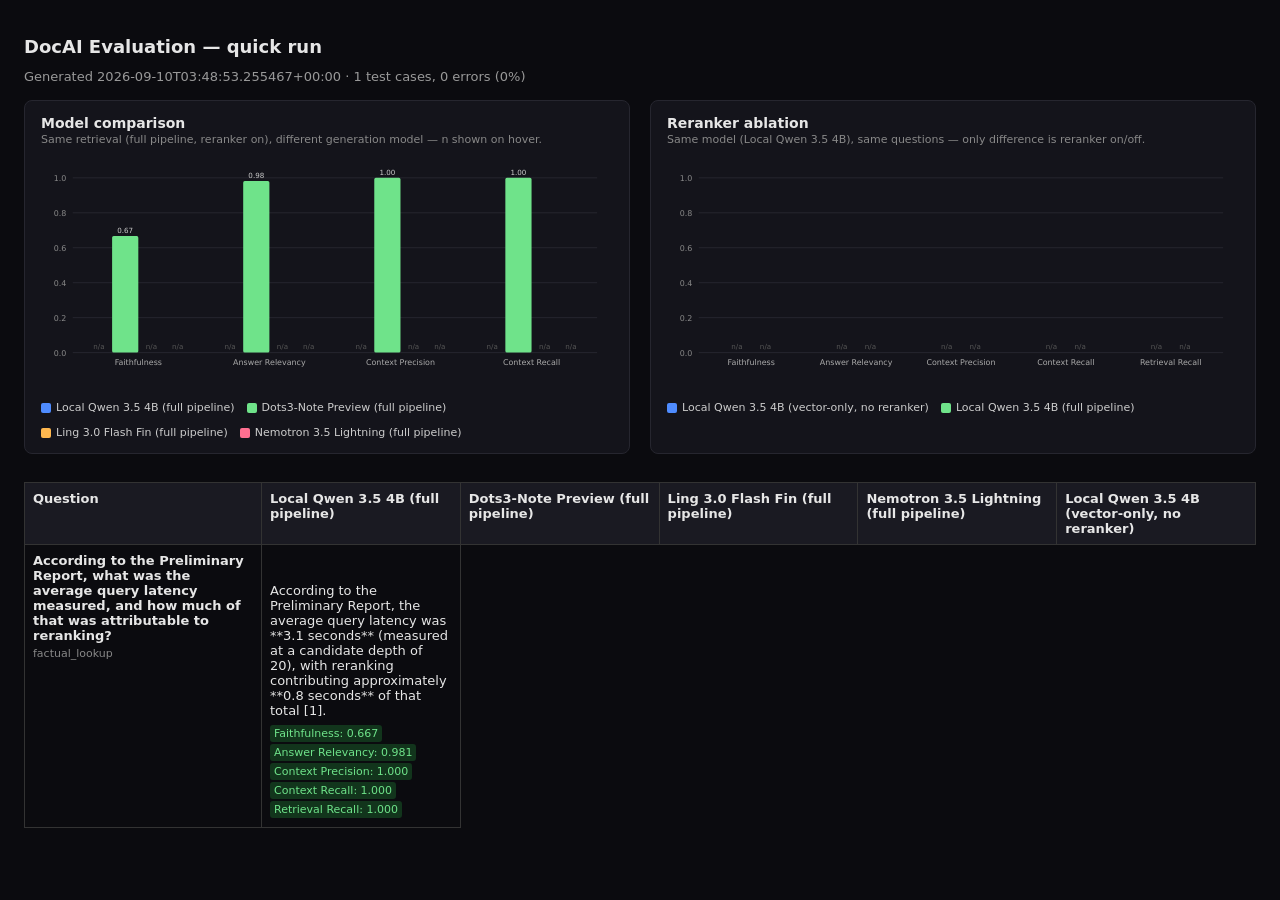
<file: Doc_Intelligent_App/eval/results_archive/quick_run_20260910_034853/results_quick.html>
<!doctype html>
<html><head><meta charset="utf-8"><title>DocAI Evaluation — quick</title>
<style>
body { font: 13px system-ui, sans-serif; background: #0b0b0f; color: #e6e6e6; margin: 0; padding: 24px; }
h1 { font-size: 18px; }
h3 { font-size: 14px; margin: 0 0 2px; }
.meta { color: #999; margin-bottom: 16px; }
table { border-collapse: collapse; width: 100%; table-layout: fixed; }
th, td { border: 1px solid #333; padding: 8px; vertical-align: top; text-align: left; }
th { background: #1a1a22; position: sticky; top: 0; }
.qcell { width: 220px; }
.cat { color: #888; font-size: 11px; margin-top: 4px; }
.answer { margin-bottom: 6px; white-space: pre-wrap; }
.score { font-size: 11px; padding: 2px 4px; border-radius: 3px; display: inline-block; margin: 1px 2px 1px 0; }
.pass { background: #12351c; color: #6fe38a; }
.fail { background: #3a1414; color: #ff8a8a; }
.err { color: #ff8a8a; }
.charts { display: flex; flex-wrap: wrap; gap: 20px; margin-bottom: 28px; }
.chart-block { background: #14141b; border: 1px solid #26262f; border-radius: 8px; padding: 14px 16px; flex: 1 1 380px; }
.chart-subtitle { color: #888; font-size: 11px; margin-bottom: 8px; }
.legend { display: flex; flex-wrap: wrap; gap: 12px; margin-top: 6px; font-size: 11px; color: #ccc; }
.legend-item { display: flex; align-items: center; gap: 5px; }
.swatch { width: 10px; height: 10px; border-radius: 2px; display: inline-block; }
.latency-block { flex: 1 1 320px; }
.latency-table { width: 100%; table-layout: auto; margin-top: 8px; }
.latency-table th, .latency-table td { border: 1px solid #26262f; padding: 6px 8px; font-size: 12px; }
.latency-table th { background: #1a1a22; position: static; }
</style></head>
<body>
<h1>DocAI Evaluation — quick run</h1>
<div class="meta">
  Generated 2026-09-10T03:48:53.255467+00:00 &middot;
  1 test cases, 0 errors (0%)
</div>
<div class="charts"><div class="chart-block"><h3>Model comparison</h3><div class="chart-subtitle">Same retrieval (full pipeline, reranker on), different generation model — n shown on hover.</div><svg viewBox="0 0 720 300" width="100%" style="max-width:720px"><line x1="40" y1="250.0" x2="700" y2="250.0" stroke="#2a2a33" stroke-width="1"/><text x="32" y="254.0" font-size="10" fill="#888" text-anchor="end">0.0</text><line x1="40" y1="206.0" x2="700" y2="206.0" stroke="#2a2a33" stroke-width="1"/><text x="32" y="210.0" font-size="10" fill="#888" text-anchor="end">0.2</text><line x1="40" y1="162.0" x2="700" y2="162.0" stroke="#2a2a33" stroke-width="1"/><text x="32" y="166.0" font-size="10" fill="#888" text-anchor="end">0.4</text><line x1="40" y1="118.0" x2="700" y2="118.0" stroke="#2a2a33" stroke-width="1"/><text x="32" y="122.0" font-size="10" fill="#888" text-anchor="end">0.6</text><line x1="40" y1="74.0" x2="700" y2="74.0" stroke="#2a2a33" stroke-width="1"/><text x="32" y="78.0" font-size="10" fill="#888" text-anchor="end">0.8</text><line x1="40" y1="30.0" x2="700" y2="30.0" stroke="#2a2a33" stroke-width="1"/><text x="32" y="34.0" font-size="10" fill="#888" text-anchor="end">1.0</text><text x="73.0" y="246.0" font-size="9" fill="#555" text-anchor="middle">n/a</text><rect x="89.5" y="103.3" width="33.0" height="146.7" fill="#6fe38a" rx="2"><title>Dots3-Note Preview (full pipeline) — Faithfulness: 0.67 (n=1)</title></rect><text x="106.0" y="99.3" font-size="9" fill="#ccc" text-anchor="middle">0.67</text><text x="139.0" y="246.0" font-size="9" fill="#555" text-anchor="middle">n/a</text><text x="172.0" y="246.0" font-size="9" fill="#555" text-anchor="middle">n/a</text><text x="122.5" y="266.0" font-size="10" fill="#aaa" text-anchor="middle">Faithfulness</text><text x="238.0" y="246.0" font-size="9" fill="#555" text-anchor="middle">n/a</text><rect x="254.5" y="34.1" width="33.0" height="215.9" fill="#6fe38a" rx="2"><title>Dots3-Note Preview (full pipeline) — Answer Relevancy: 0.98 (n=1)</title></rect><text x="271.0" y="30.1" font-size="9" fill="#ccc" text-anchor="middle">0.98</text><text x="304.0" y="246.0" font-size="9" fill="#555" text-anchor="middle">n/a</text><text x="337.0" y="246.0" font-size="9" fill="#555" text-anchor="middle">n/a</text><text x="287.5" y="266.0" font-size="10" fill="#aaa" text-anchor="middle">Answer Relevancy</text><text x="403.0" y="246.0" font-size="9" fill="#555" text-anchor="middle">n/a</text><rect x="419.5" y="30.0" width="33.0" height="220.0" fill="#6fe38a" rx="2"><title>Dots3-Note Preview (full pipeline) — Context Precision: 1.00 (n=1)</title></rect><text x="436.0" y="26.0" font-size="9" fill="#ccc" text-anchor="middle">1.00</text><text x="469.0" y="246.0" font-size="9" fill="#555" text-anchor="middle">n/a</text><text x="502.0" y="246.0" font-size="9" fill="#555" text-anchor="middle">n/a</text><text x="452.5" y="266.0" font-size="10" fill="#aaa" text-anchor="middle">Context Precision</text><text x="568.0" y="246.0" font-size="9" fill="#555" text-anchor="middle">n/a</text><rect x="584.5" y="30.0" width="33.0" height="220.0" fill="#6fe38a" rx="2"><title>Dots3-Note Preview (full pipeline) — Context Recall: 1.00 (n=1)</title></rect><text x="601.0" y="26.0" font-size="9" fill="#ccc" text-anchor="middle">1.00</text><text x="634.0" y="246.0" font-size="9" fill="#555" text-anchor="middle">n/a</text><text x="667.0" y="246.0" font-size="9" fill="#555" text-anchor="middle">n/a</text><text x="617.5" y="266.0" font-size="10" fill="#aaa" text-anchor="middle">Context Recall</text></svg><div class="legend"><span class="legend-item"><span class="swatch" style="background:#4f8cff"></span>Local Qwen 3.5 4B (full pipeline)</span><span class="legend-item"><span class="swatch" style="background:#6fe38a"></span>Dots3-Note Preview (full pipeline)</span><span class="legend-item"><span class="swatch" style="background:#ffb84f"></span>Ling 3.0 Flash Fin (full pipeline)</span><span class="legend-item"><span class="swatch" style="background:#ff6f91"></span>Nemotron 3.5 Lightning (full pipeline)</span></div></div><div class="chart-block"><h3>Reranker ablation</h3><div class="chart-subtitle">Same model (Local Qwen 3.5 4B), same questions — only difference is reranker on/off.</div><svg viewBox="0 0 720 300" width="100%" style="max-width:720px"><line x1="40" y1="250.0" x2="700" y2="250.0" stroke="#2a2a33" stroke-width="1"/><text x="32" y="254.0" font-size="10" fill="#888" text-anchor="end">0.0</text><line x1="40" y1="206.0" x2="700" y2="206.0" stroke="#2a2a33" stroke-width="1"/><text x="32" y="210.0" font-size="10" fill="#888" text-anchor="end">0.2</text><line x1="40" y1="162.0" x2="700" y2="162.0" stroke="#2a2a33" stroke-width="1"/><text x="32" y="166.0" font-size="10" fill="#888" text-anchor="end">0.4</text><line x1="40" y1="118.0" x2="700" y2="118.0" stroke="#2a2a33" stroke-width="1"/><text x="32" y="122.0" font-size="10" fill="#888" text-anchor="end">0.6</text><line x1="40" y1="74.0" x2="700" y2="74.0" stroke="#2a2a33" stroke-width="1"/><text x="32" y="78.0" font-size="10" fill="#888" text-anchor="end">0.8</text><line x1="40" y1="30.0" x2="700" y2="30.0" stroke="#2a2a33" stroke-width="1"/><text x="32" y="34.0" font-size="10" fill="#888" text-anchor="end">1.0</text><text x="88.0" y="246.0" font-size="9" fill="#555" text-anchor="middle">n/a</text><text x="124.0" y="246.0" font-size="9" fill="#555" text-anchor="middle">n/a</text><text x="106.0" y="266.0" font-size="10" fill="#aaa" text-anchor="middle">Faithfulness</text><text x="220.0" y="246.0" font-size="9" fill="#555" text-anchor="middle">n/a</text><text x="256.0" y="246.0" font-size="9" fill="#555" text-anchor="middle">n/a</text><text x="238.0" y="266.0" font-size="10" fill="#aaa" text-anchor="middle">Answer Relevancy</text><text x="352.0" y="246.0" font-size="9" fill="#555" text-anchor="middle">n/a</text><text x="388.0" y="246.0" font-size="9" fill="#555" text-anchor="middle">n/a</text><text x="370.0" y="266.0" font-size="10" fill="#aaa" text-anchor="middle">Context Precision</text><text x="484.0" y="246.0" font-size="9" fill="#555" text-anchor="middle">n/a</text><text x="520.0" y="246.0" font-size="9" fill="#555" text-anchor="middle">n/a</text><text x="502.0" y="266.0" font-size="10" fill="#aaa" text-anchor="middle">Context Recall</text><text x="616.0" y="246.0" font-size="9" fill="#555" text-anchor="middle">n/a</text><text x="652.0" y="246.0" font-size="9" fill="#555" text-anchor="middle">n/a</text><text x="634.0" y="266.0" font-size="10" fill="#aaa" text-anchor="middle">Retrieval Recall</text></svg><div class="legend"><span class="legend-item"><span class="swatch" style="background:#4f8cff"></span>Local Qwen 3.5 4B (vector-only, no reranker)</span><span class="legend-item"><span class="swatch" style="background:#6fe38a"></span>Local Qwen 3.5 4B (full pipeline)</span></div></div></div>
<table>
<tr><th class="qcell">Question</th><th>Local Qwen 3.5 4B (full pipeline)</th><th>Dots3-Note Preview (full pipeline)</th><th>Ling 3.0 Flash Fin (full pipeline)</th><th>Nemotron 3.5 Lightning (full pipeline)</th><th>Local Qwen 3.5 4B (vector-only, no reranker)</th></tr>
<tr><td class="qcell"><b>According to the Preliminary Report, what was the average query latency measured, and how much of that was attributable to reranking?</b><div class="cat">factual_lookup</div></td><td><div class="cell"><div class="answer">

According to the Preliminary Report, the average query latency was **3.1 seconds** (measured at a candidate depth of 20), with reranking contributing approximately **0.8 seconds** of that total [1].</div><div class="score pass">Faithfulness: 0.667</div><div class="score pass">Answer Relevancy: 0.981</div><div class="score pass">Context Precision: 1.000</div><div class="score pass">Context Recall: 1.000</div><div class="score pass">Retrieval Recall: 1.000</div></div></td></tr>
</table>
</body></html>
</file>
